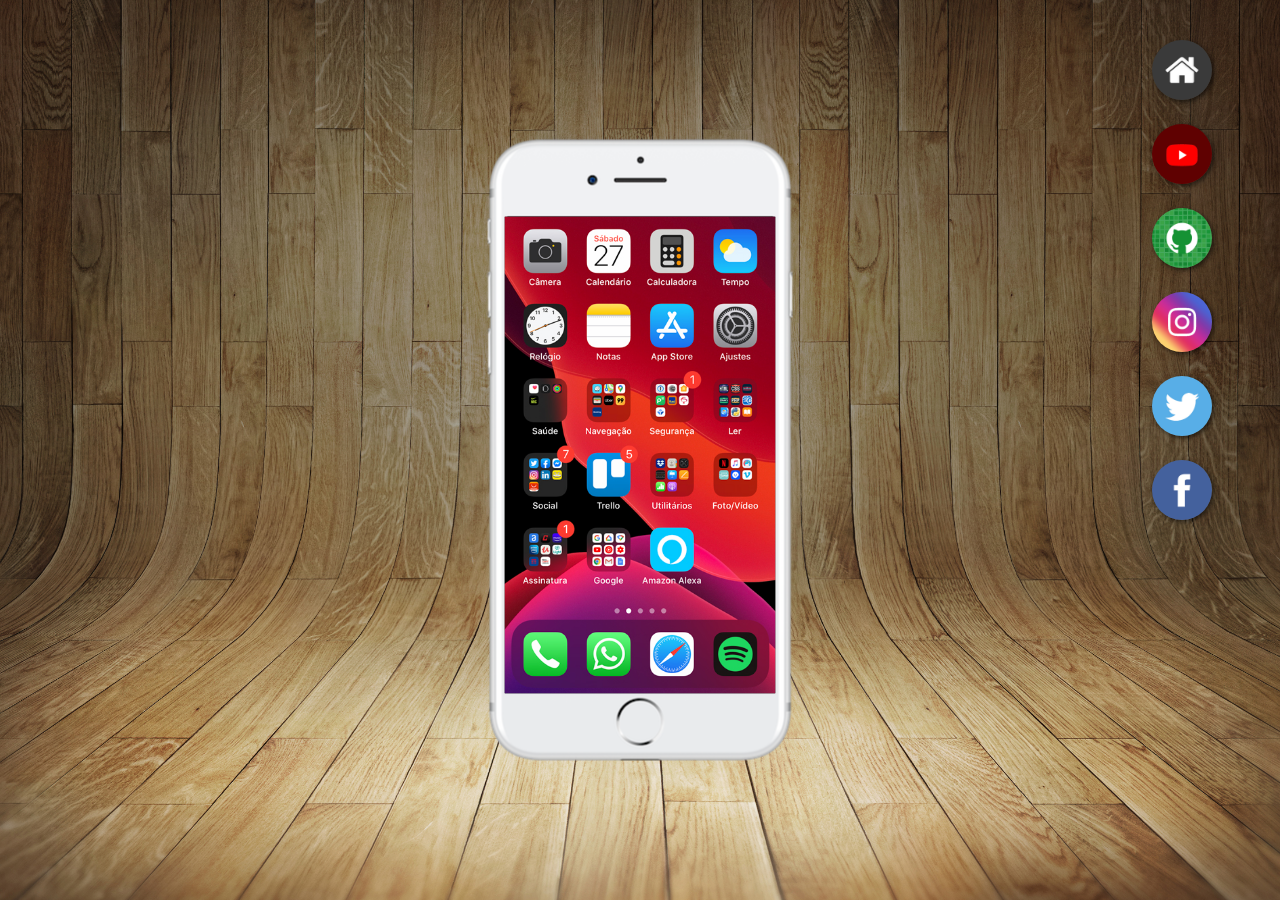
<file: index.html>
<!DOCTYPE html>
<html lang="pt-br">
<head>
    <meta charset="UTF-8">
    <meta name="viewport" content="width=device-width, initial-scale=1.0">
    <link rel="shortcut icon" href="imagens/favicon.ico" type="image/x-icon">
    <link rel="stylesheet" href="estilo/style.css">
    <title>Redes Sociais</title>
</head>
<body>
    <main>
        <section id="telefone">
            <iframe src="paginas/home.html" name="tela" id="tela" frameborder="0">
                <p>Seu browser não foi compatível!</p>
            </iframe>
        </section>
        <section id="redes-sociais">
            <a href="paginas/home.html" target="tela"><img src="imagens/logo-home.jpg" alt=""></a>

            <a href="paginas/youtube.html" target="tela"><img src="imagens/logo-youtube.jpg" alt=""></a>

            <a href="paginas/github.html" target="tela"><img src="imagens/logo-github.jpg" alt=""></a>

            <a href="paginas/instagram.html" target="tela"><img src="imagens/logo-instagram.jpg" alt=""></a>

            <a href="paginas/twitter.html" target="tela"><img src="imagens/logo-twitter.jpg" alt=""></a>

            <a href="paginas/facebook.html" target="tela"><img src="imagens/logo-facebook.jpg" alt=""></a>
        </section>
    </main>
</body>
</html>
</file>
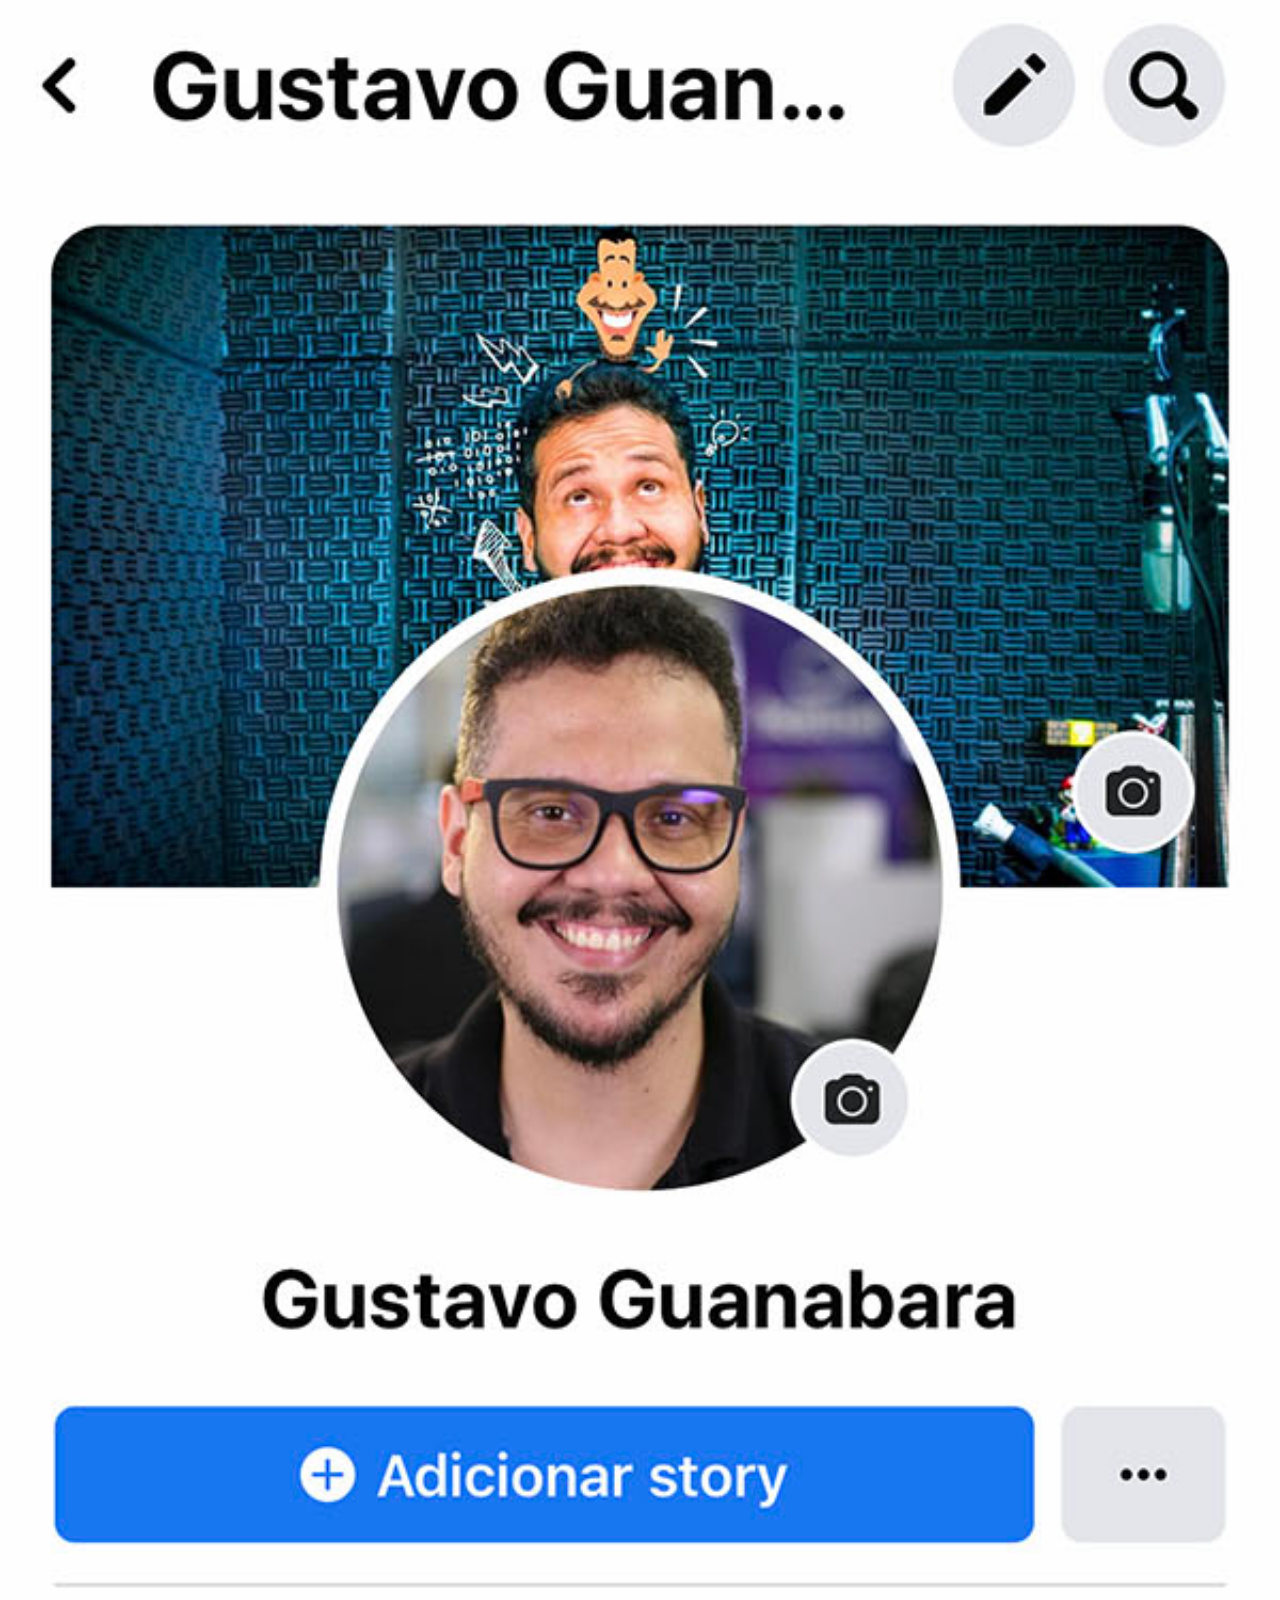
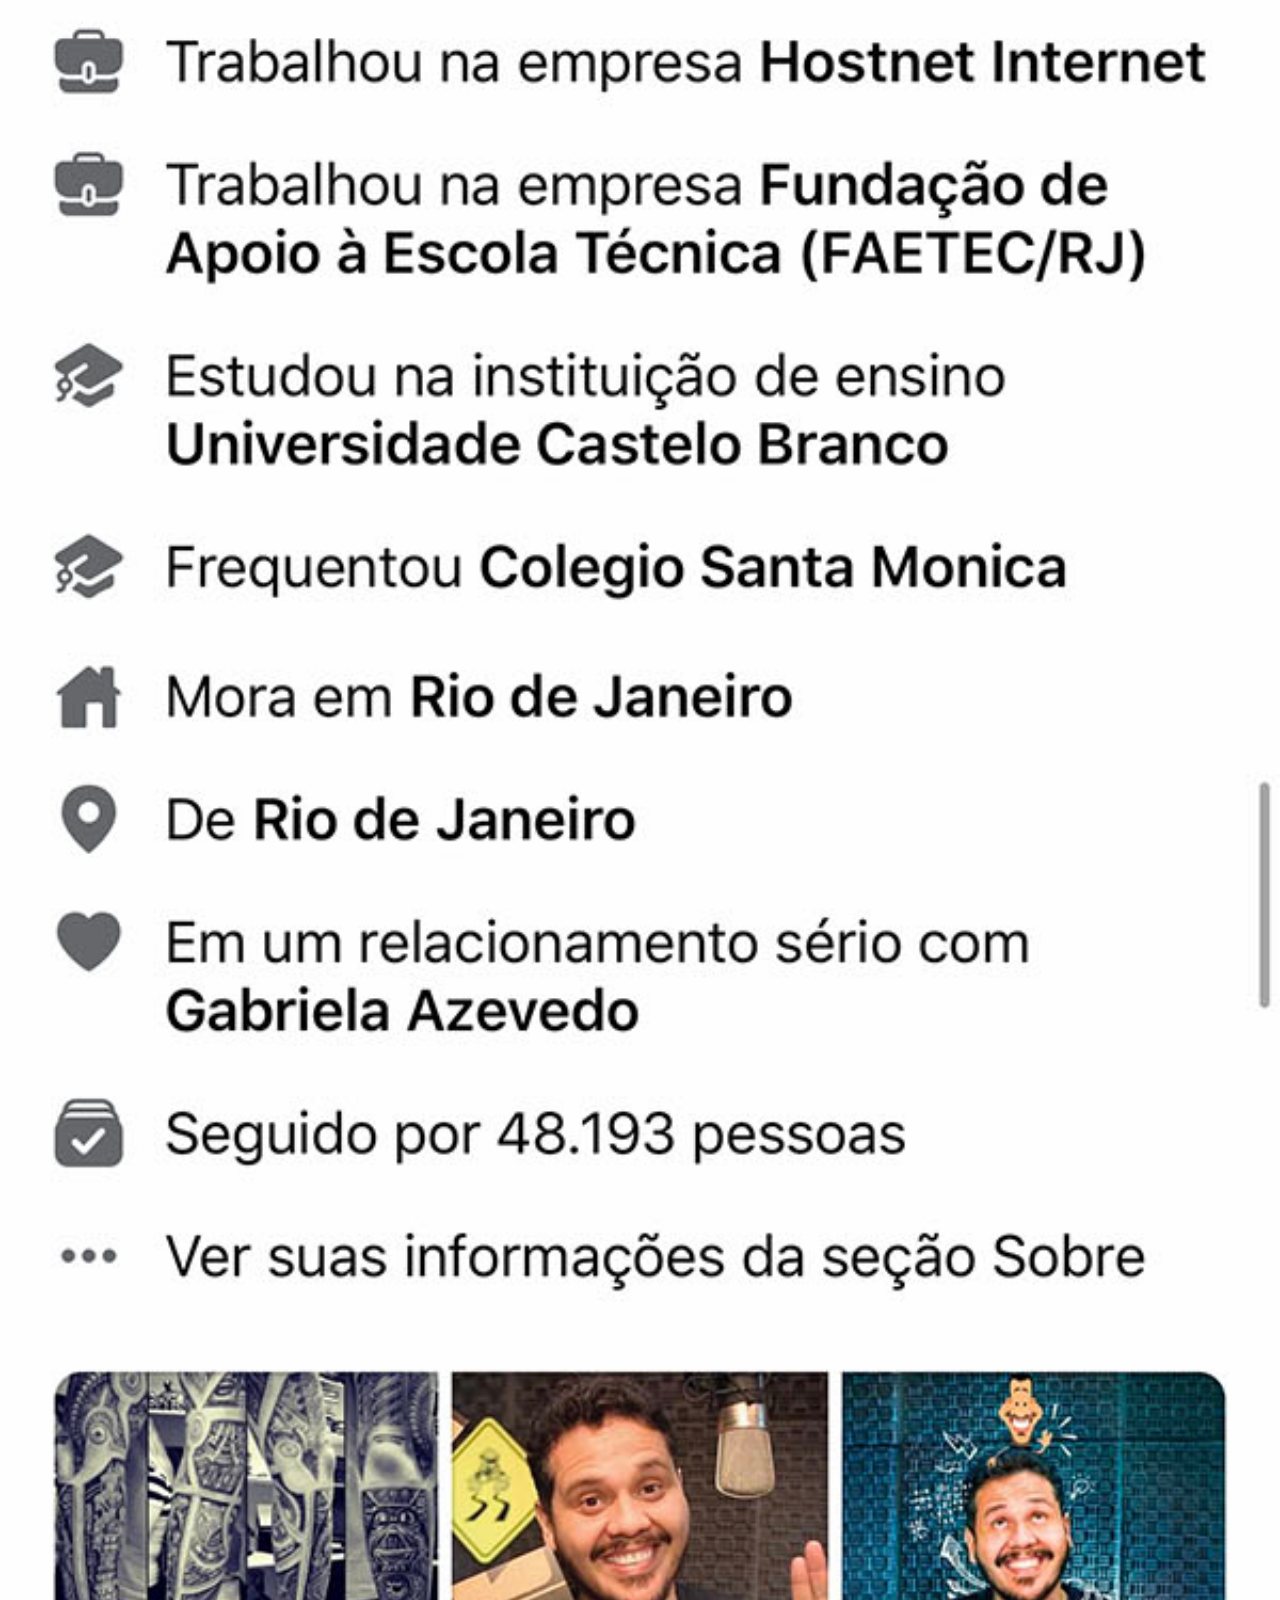
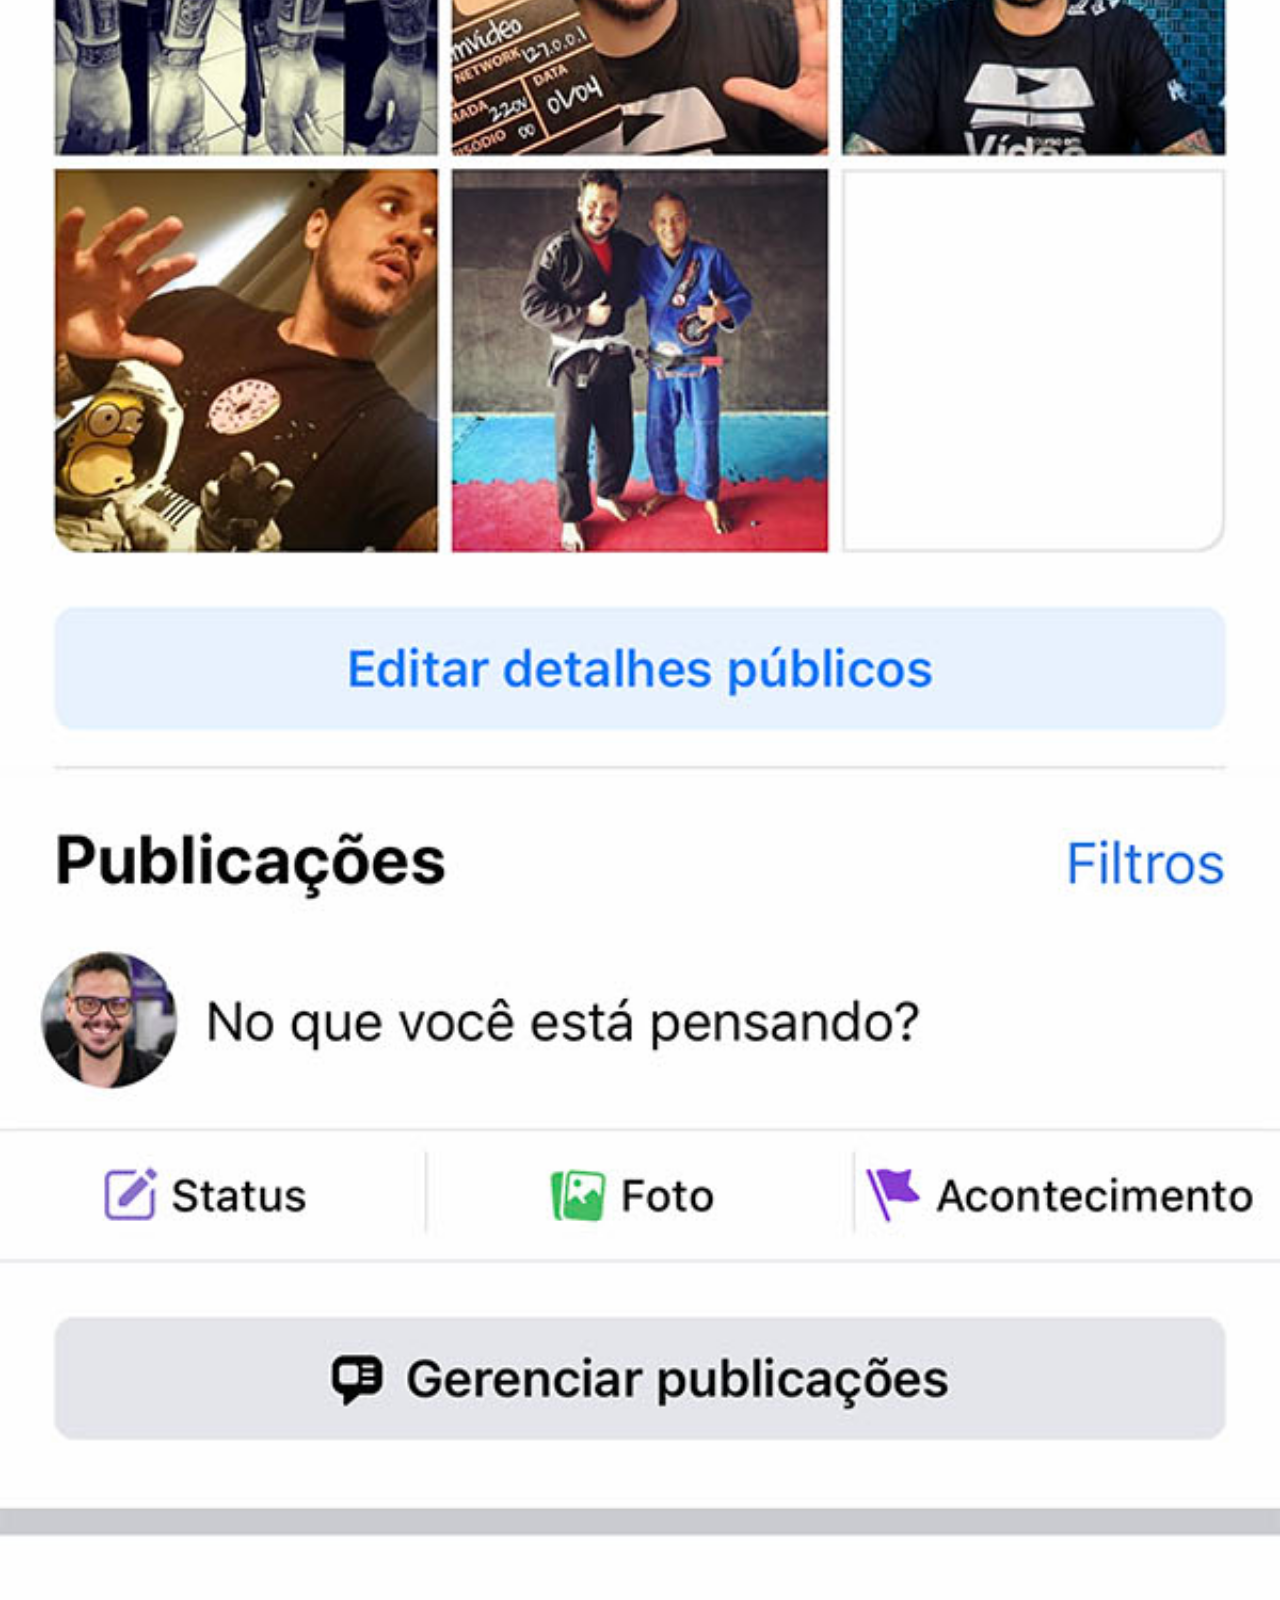
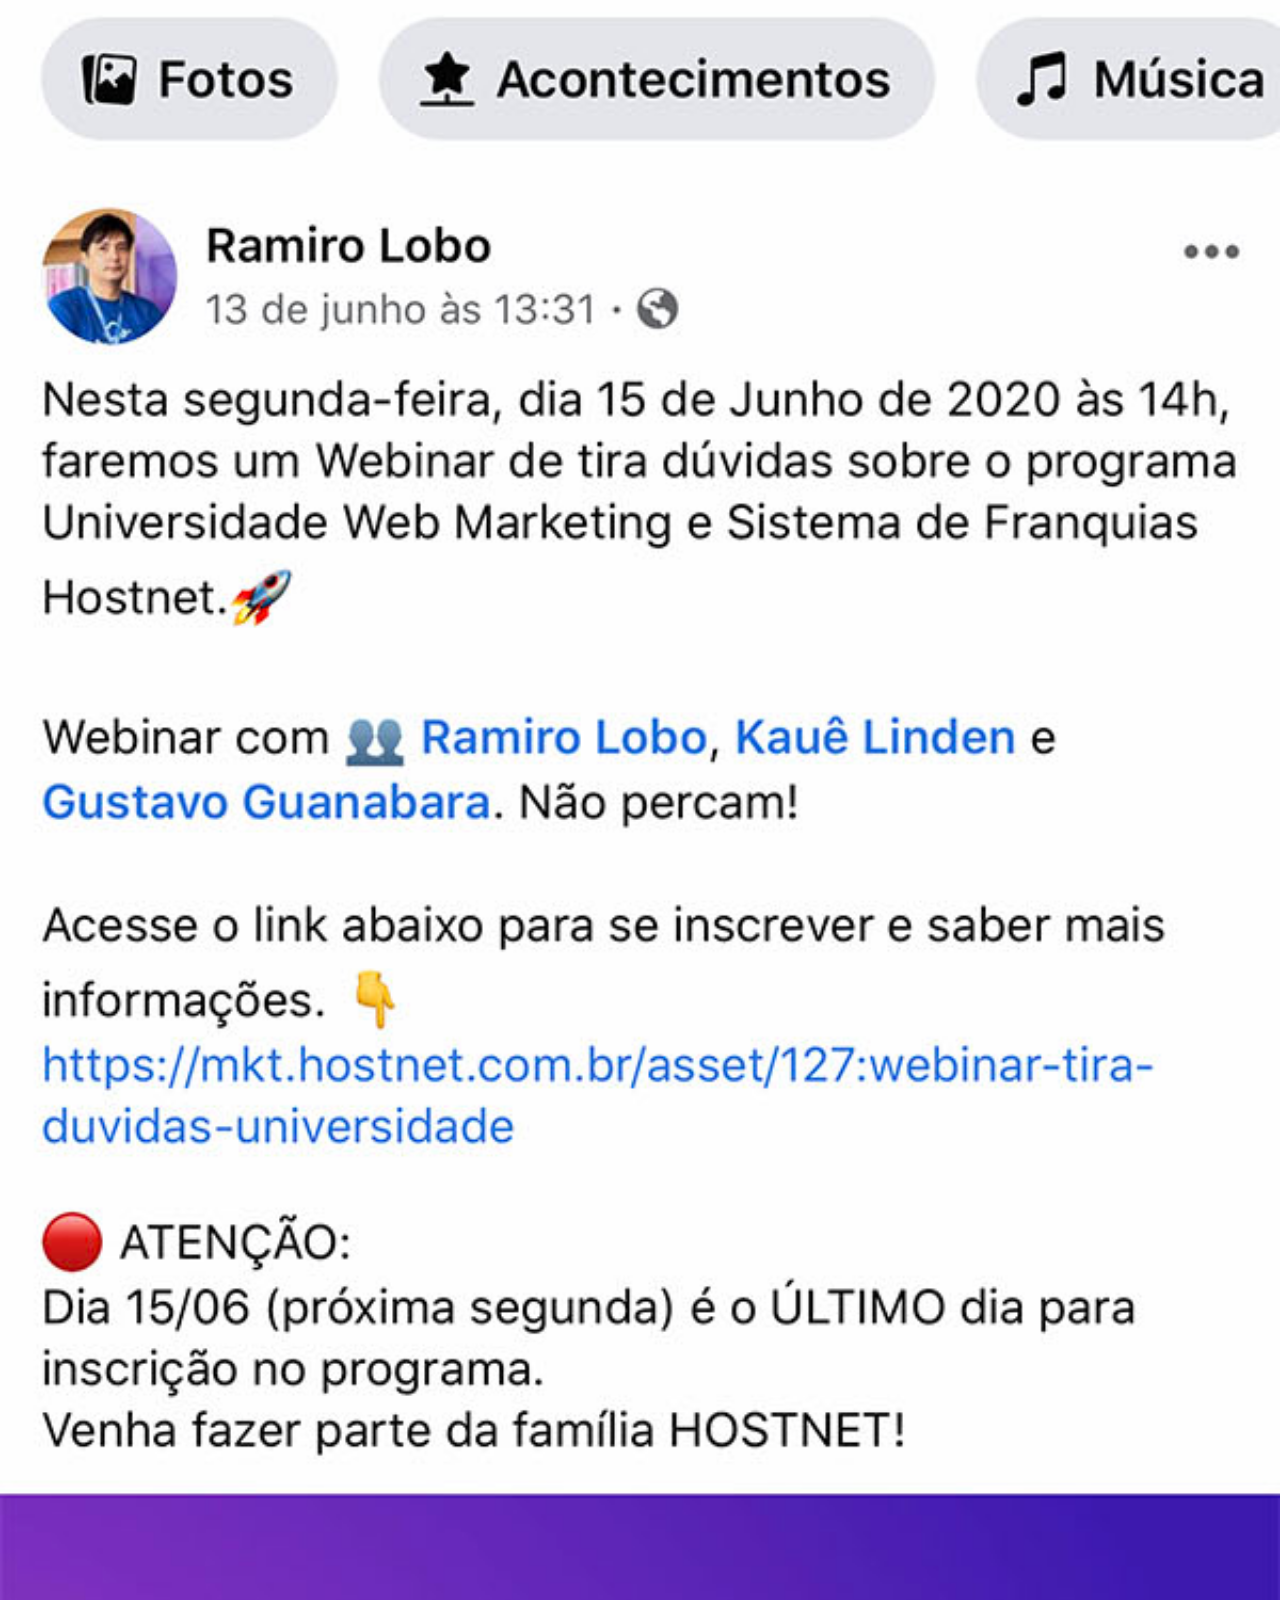
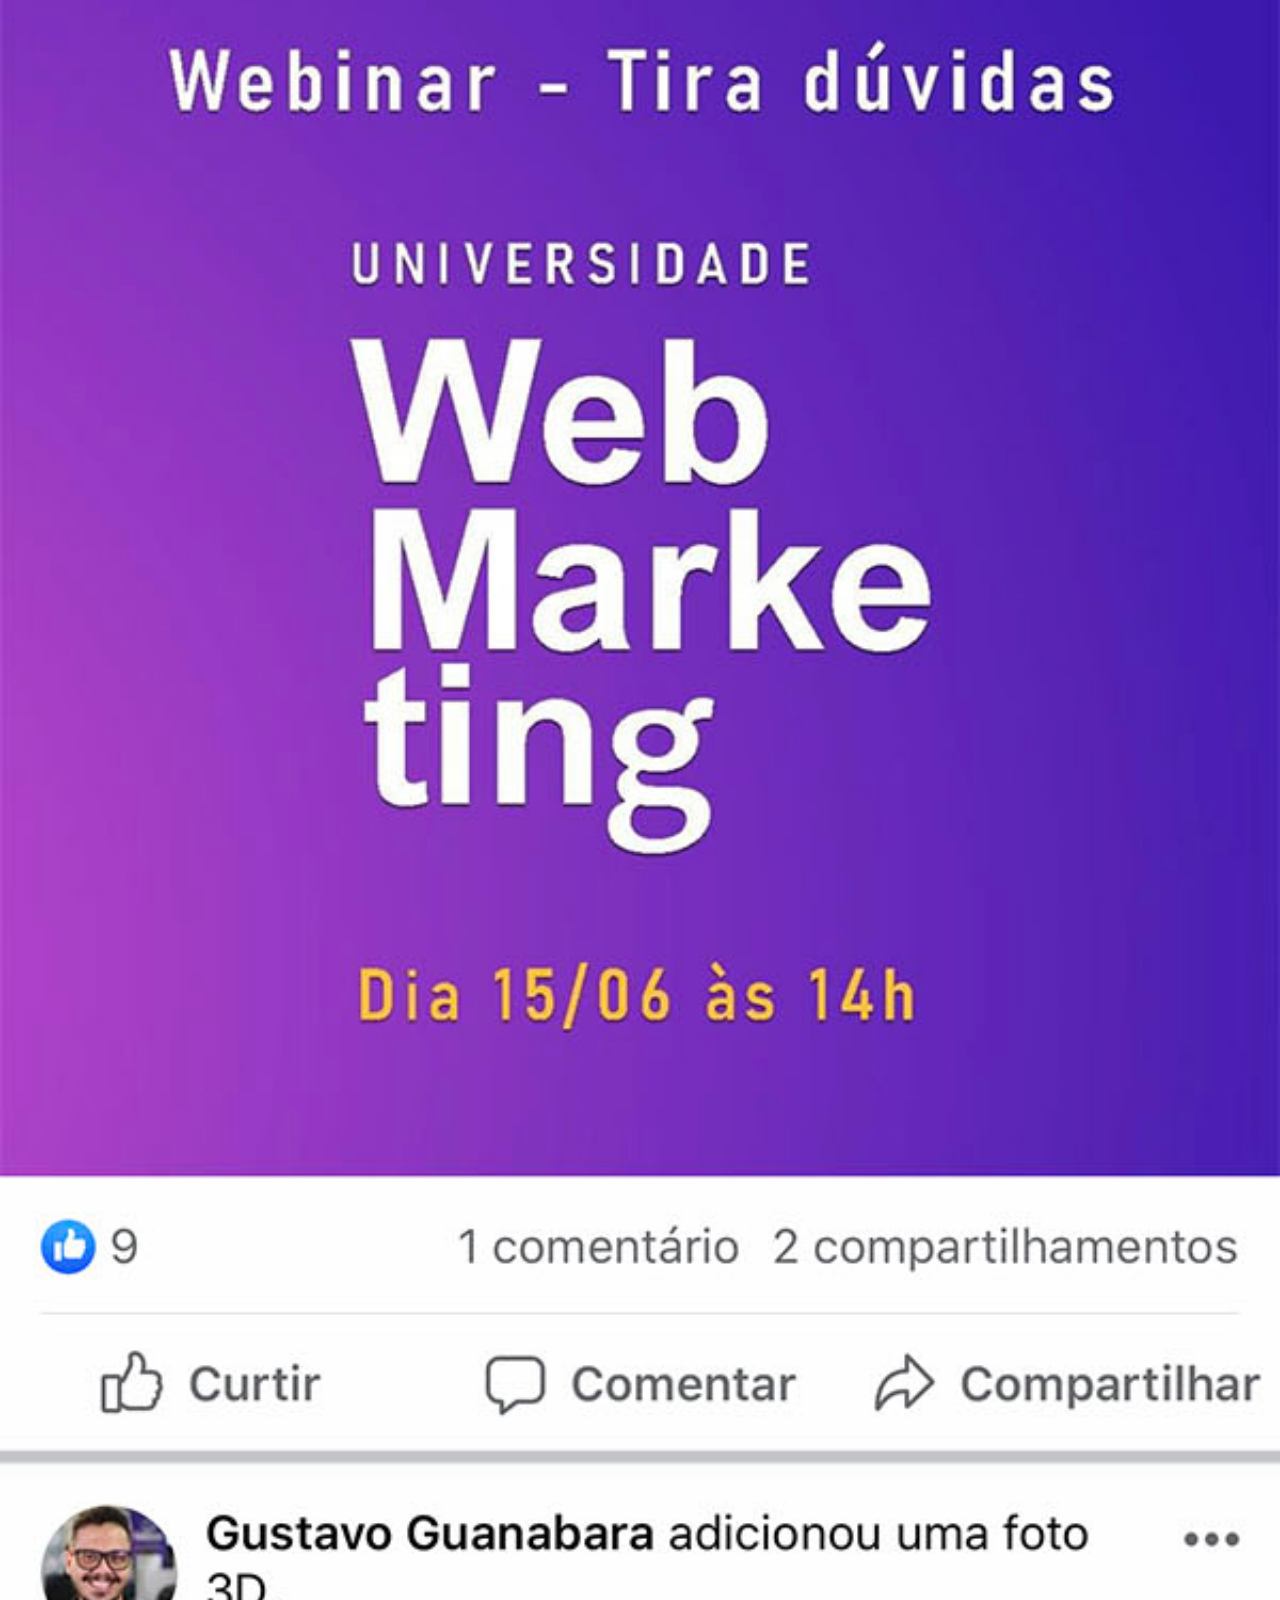
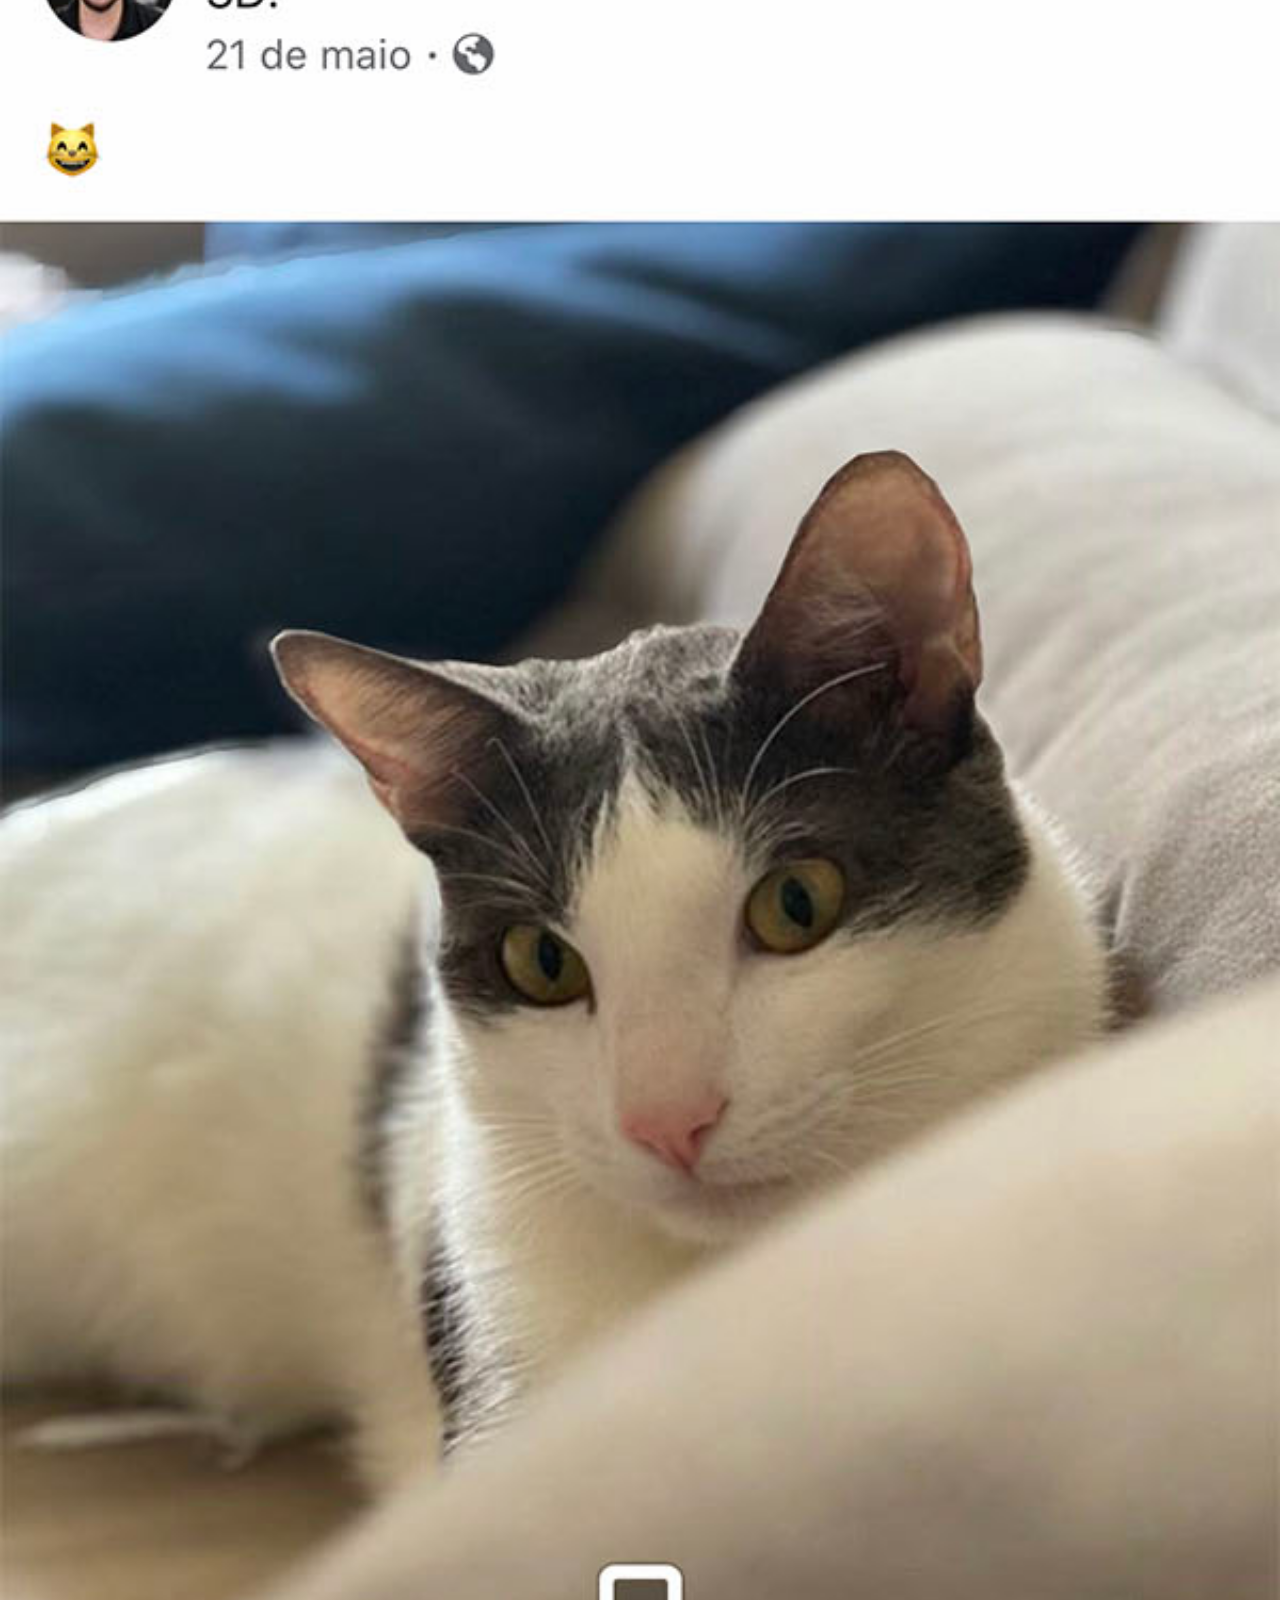
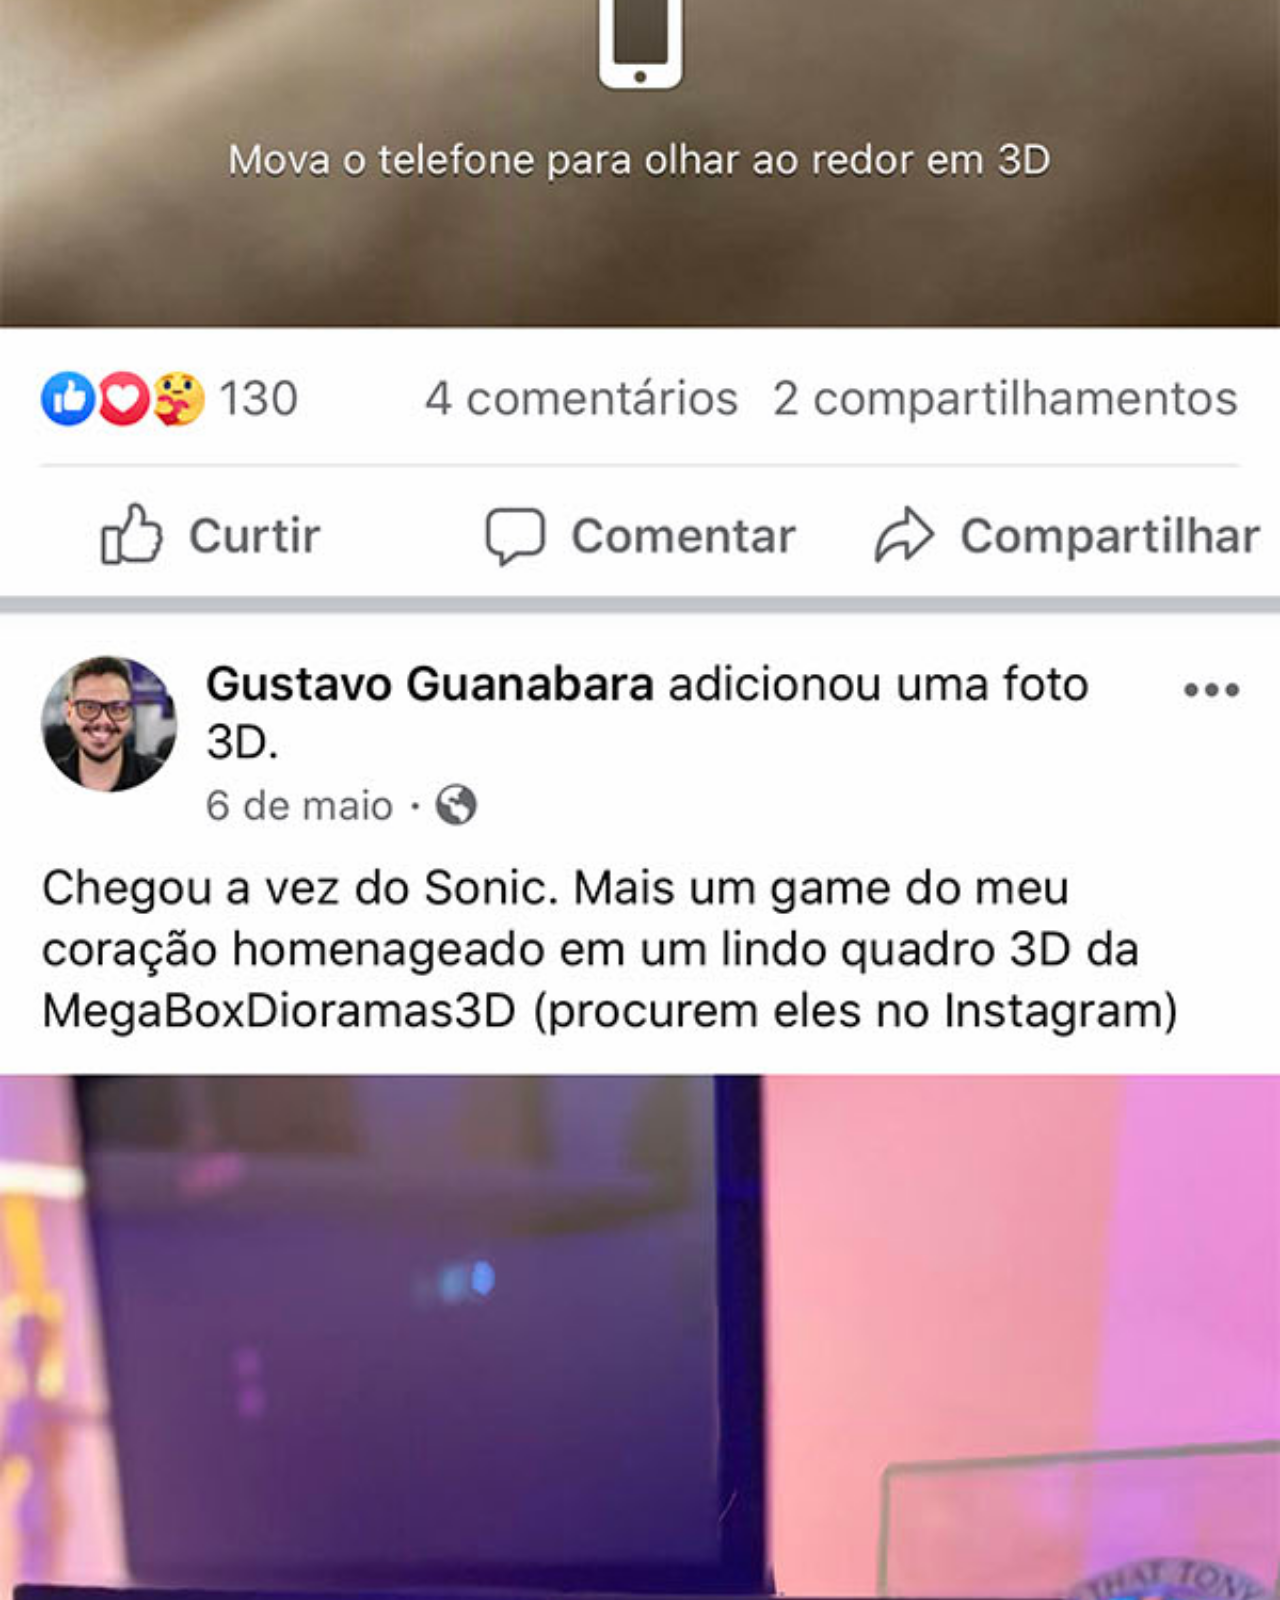
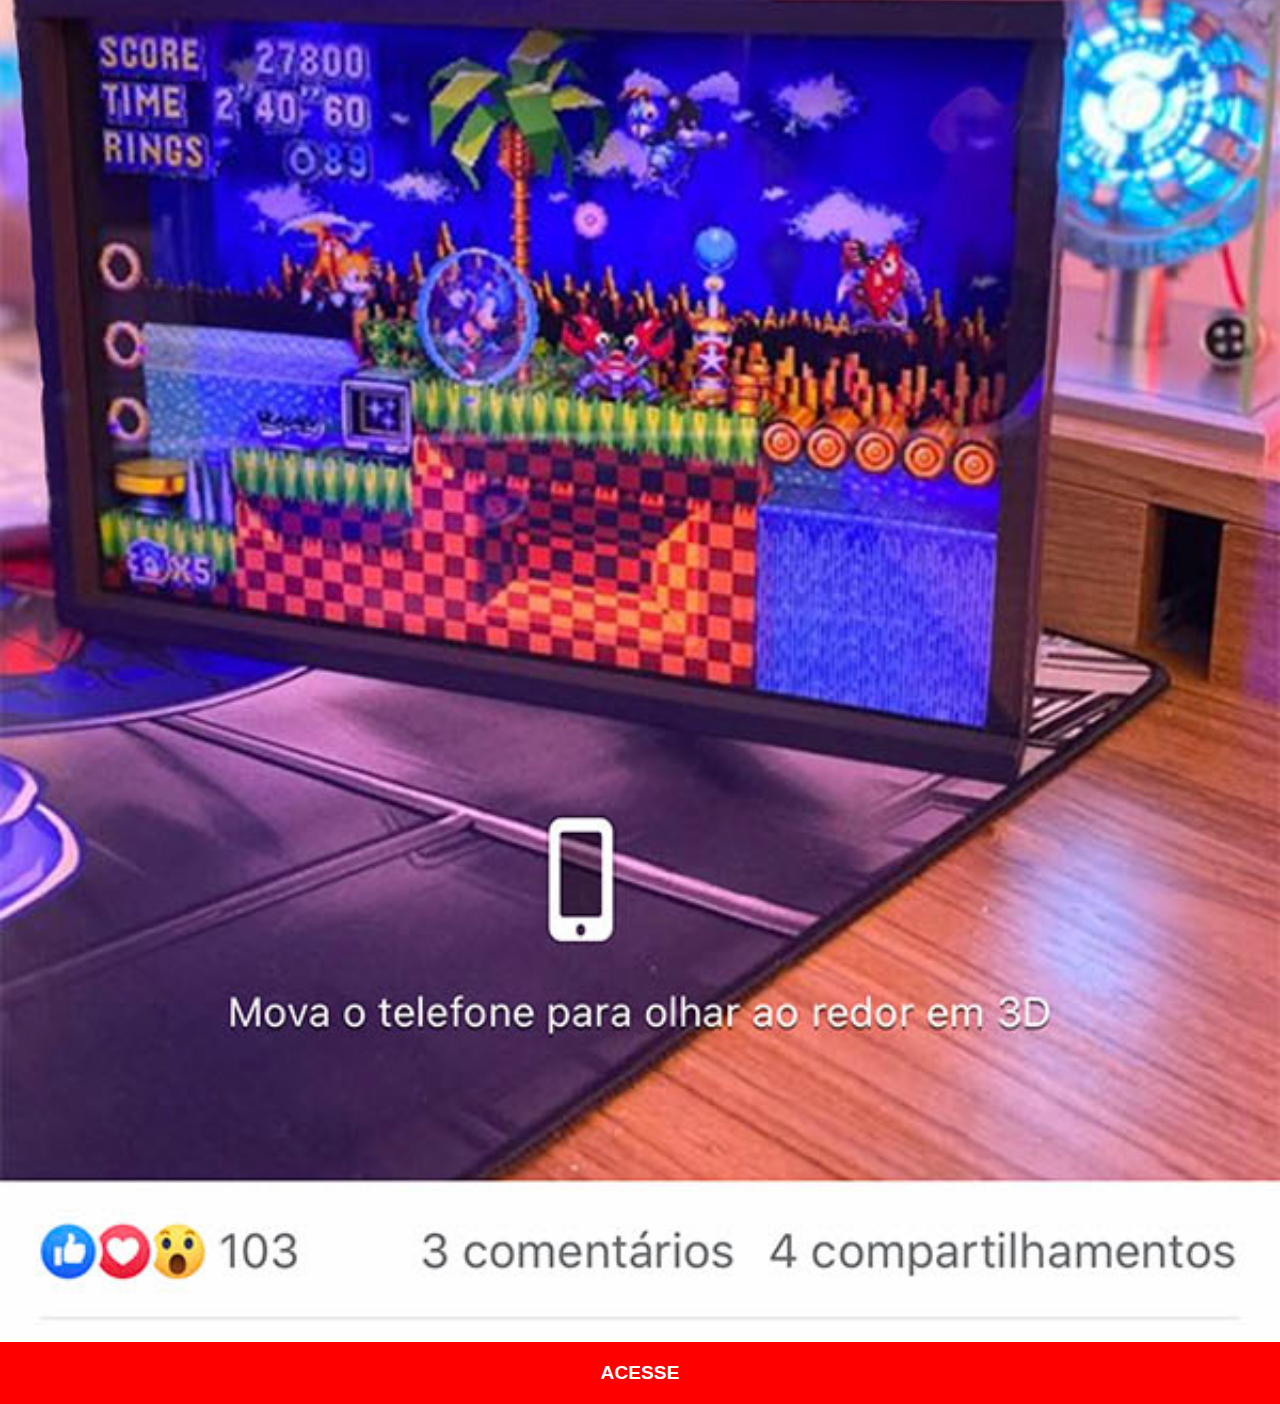
<file: paginas/facebook.html>
<!DOCTYPE html>
<html lang="pt-br">
<head>
    <meta charset="UTF-8">
    <meta name="viewport" content="width=device-width, initial-scale=1.0">
    <link rel="stylesheet" href="../estilo/social.css">
    <title>Facebook</title>
</head>
<body>
    <img src="../imagens/tela-facebook.jpg" alt="tela do Facebook">
    <a href="https://www.facebook.com/cursoemvideo" target="_blank">ACESSE</a>
</body>
</html>
</file>
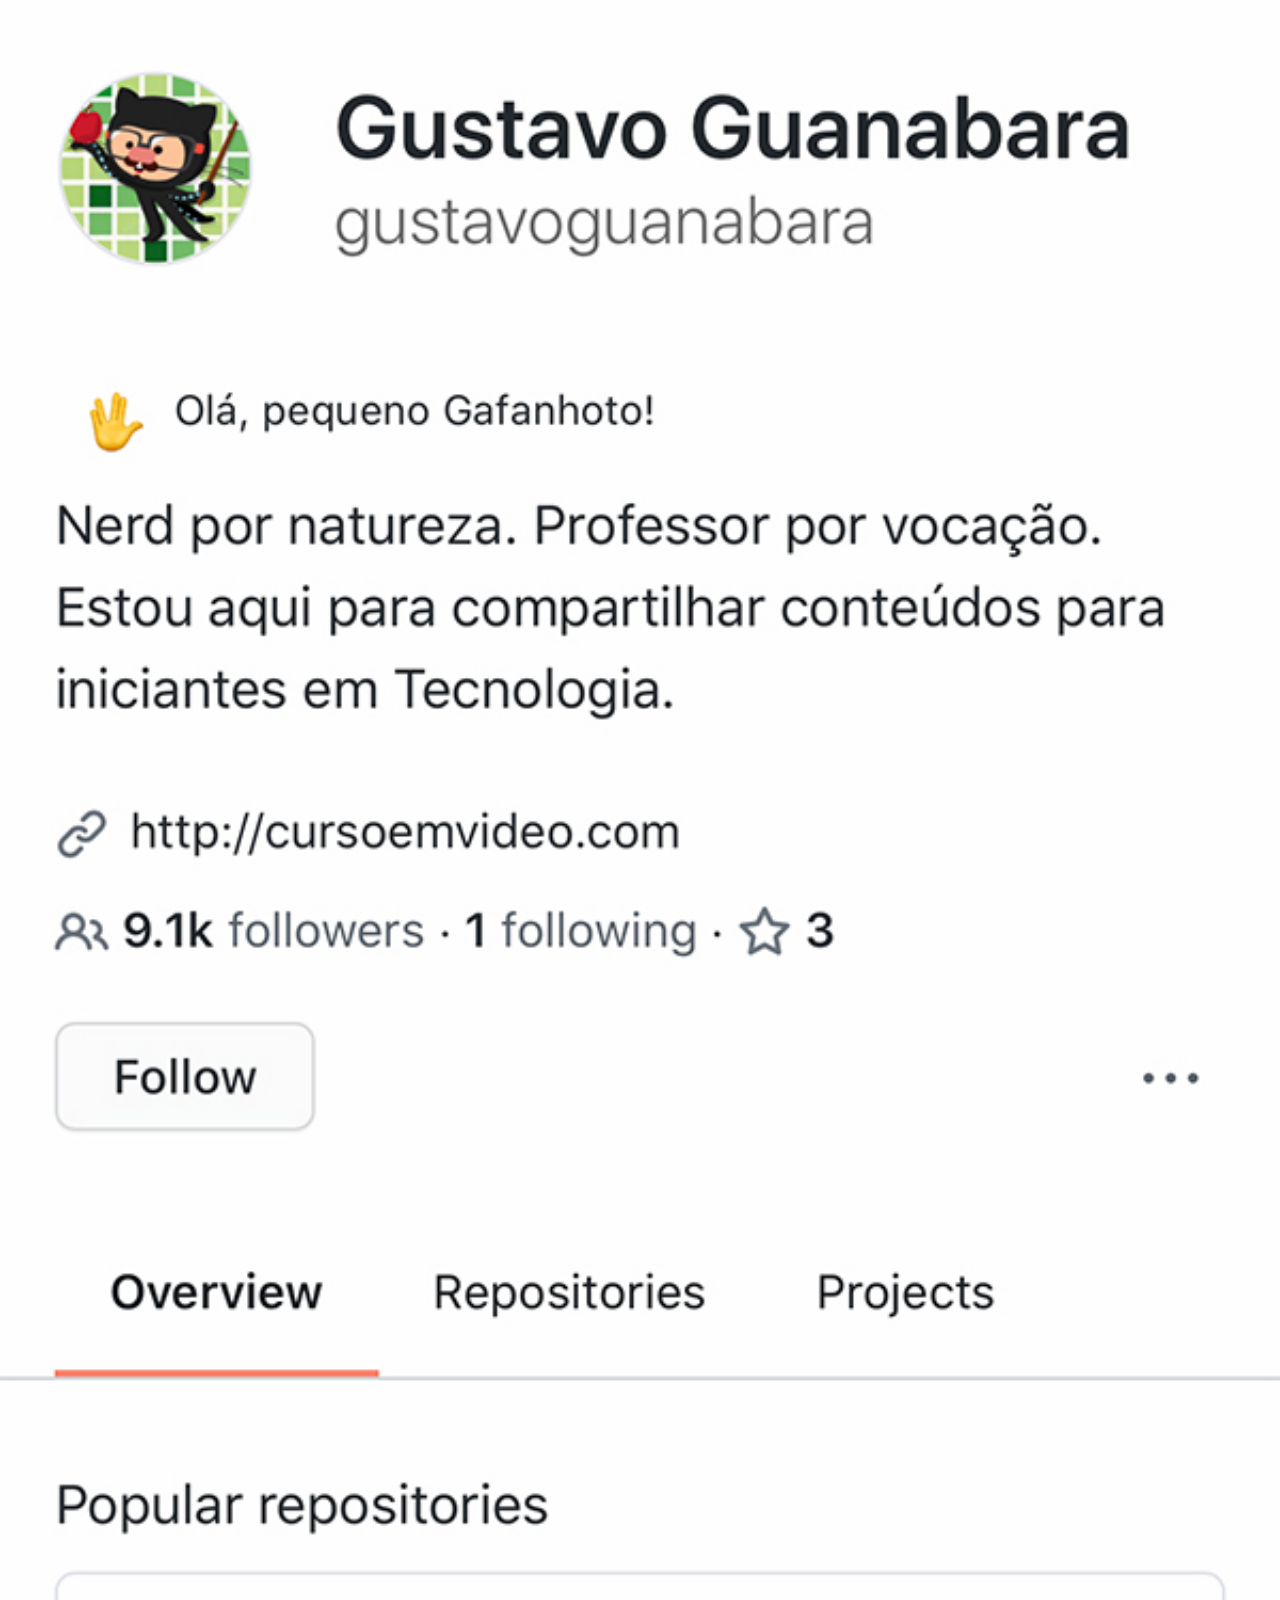
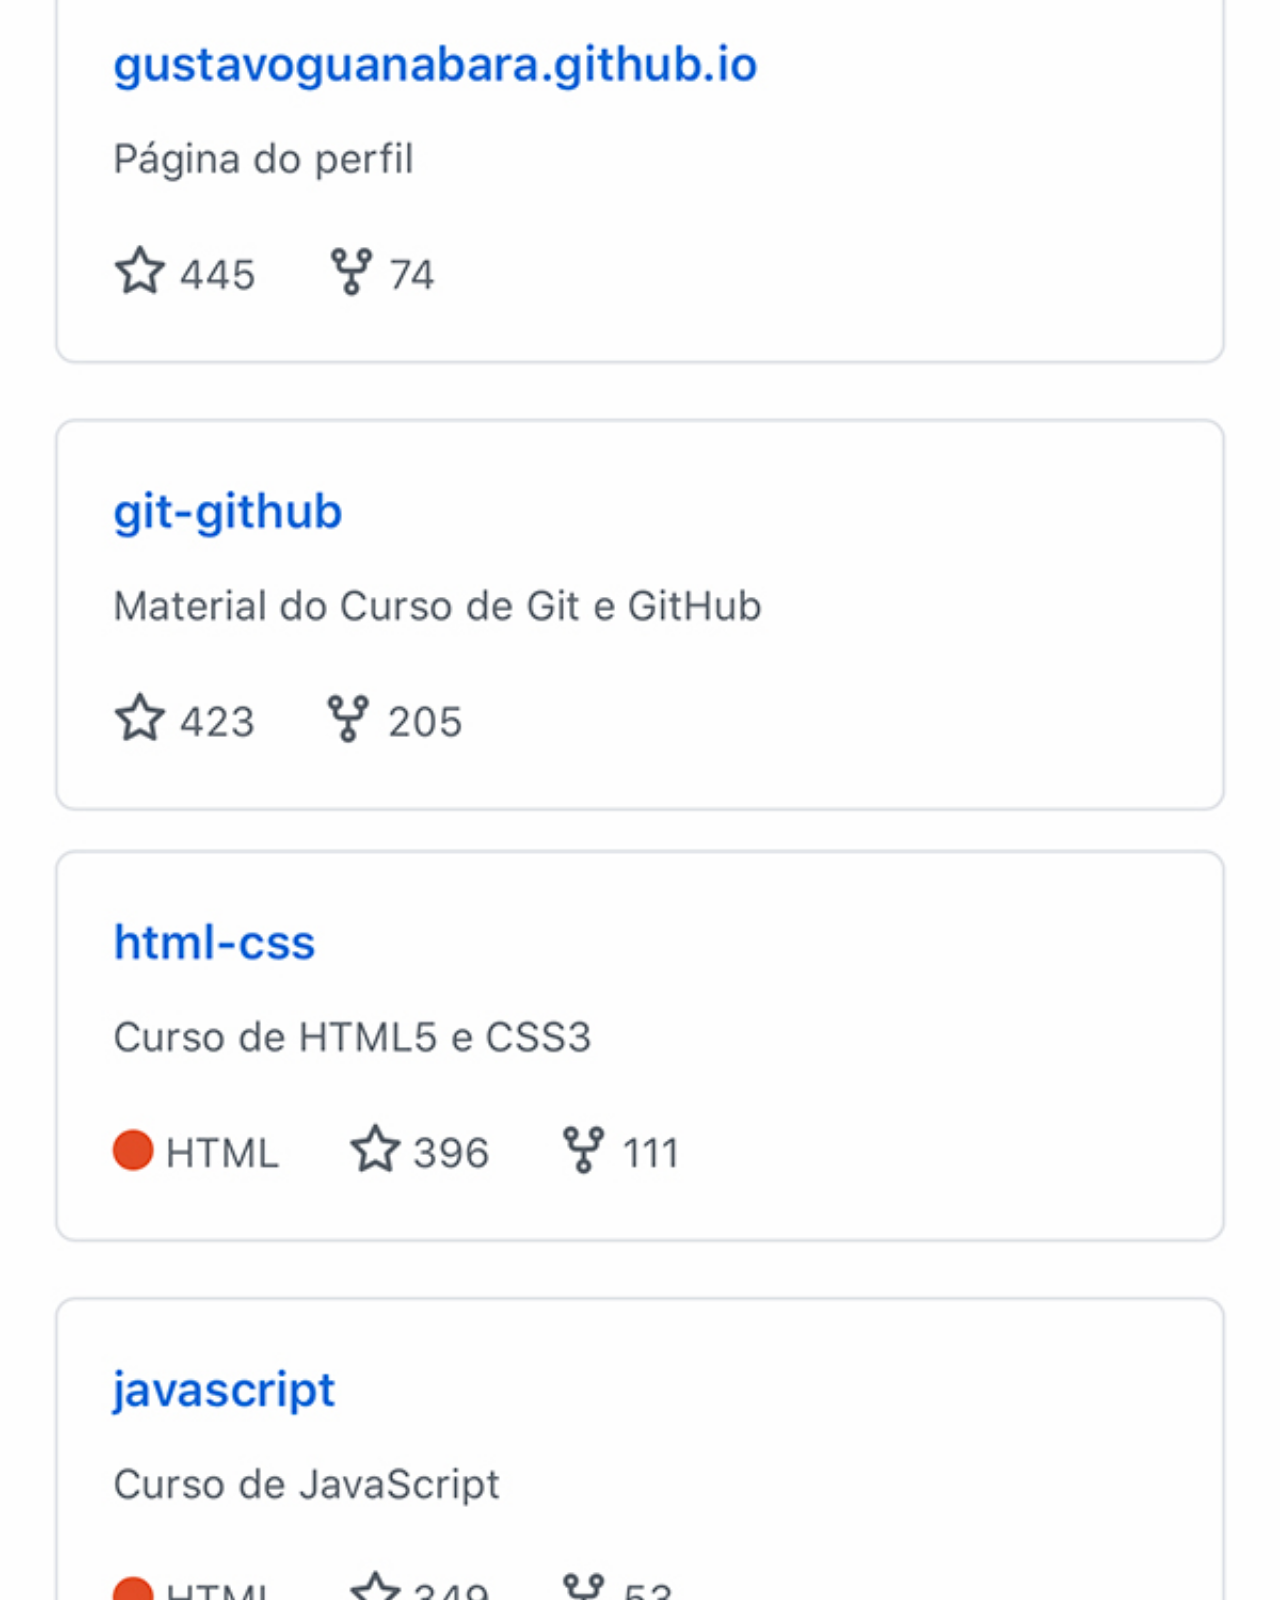
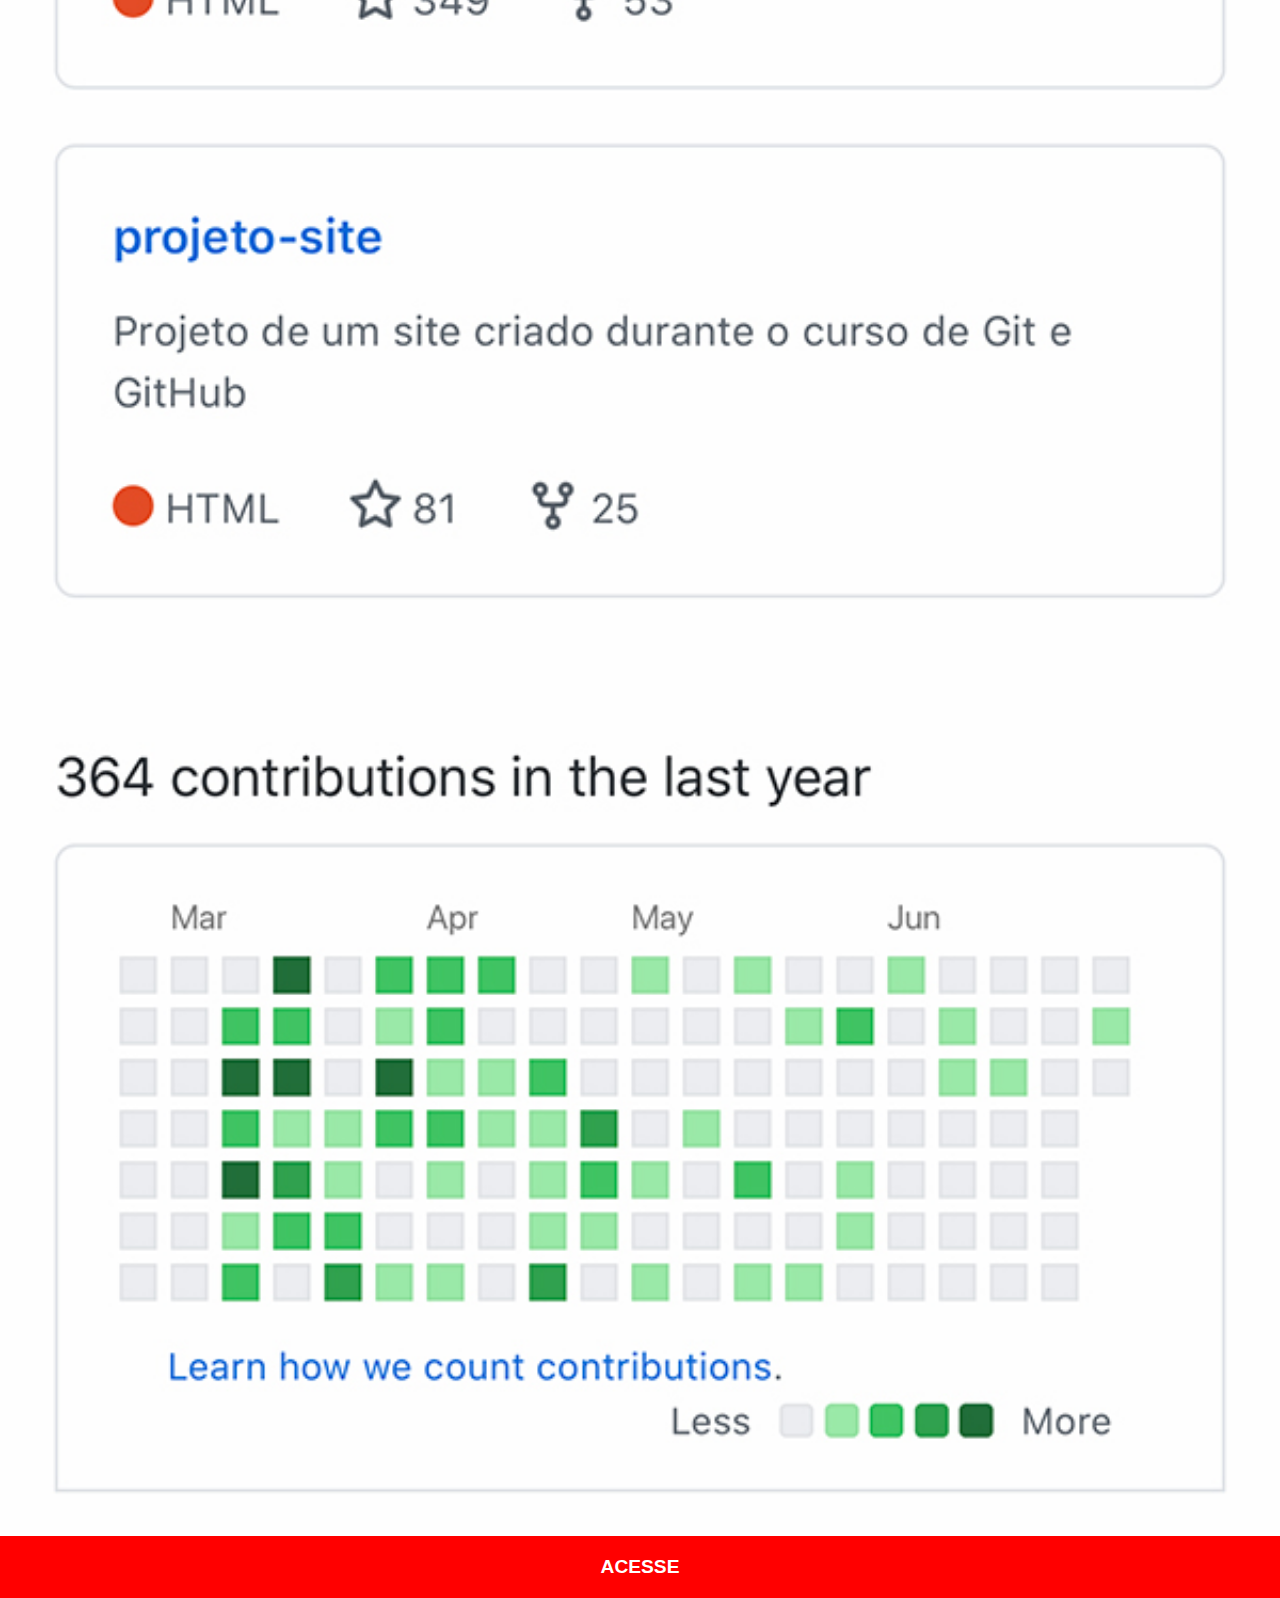
<file: paginas/github.html>
<!DOCTYPE html>
<html lang="pt-br">
<head>
    <meta charset="UTF-8">
    <meta name="viewport" content="width=device-width, initial-scale=1.0">
    <link rel="stylesheet" href="../estilo/social.css">
    <title>GitHub</title>
</head>
<body>
    <img src="../imagens/tela-github.jpg" alt="tela do github">
    <a href="https://www.github.com/cursoemvideo" target="_blank">ACESSE</a>
</body>
</html>
</file>
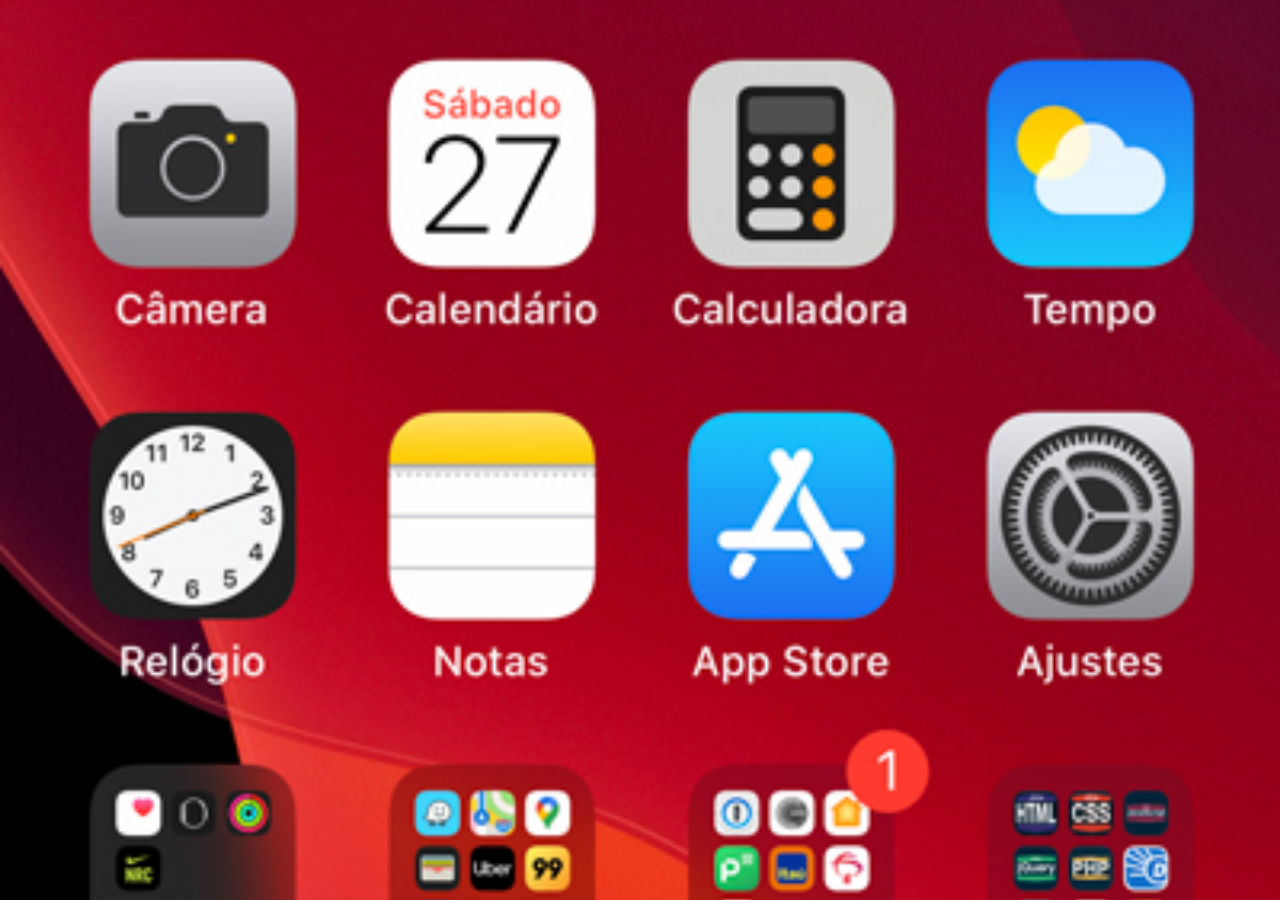
<file: paginas/home.html>
<!DOCTYPE html>
<html lang="en">
<head>
    <meta charset="UTF-8">
    <meta name="viewport" content="width=device-width, initial-scale=1.0">
    <title>Home</title>
    <style>
        *{
            margin: 0px;
            padding: 0px;
        }
        body{
            width: 100vw;
            height: 100vh;
            background: black url("../imagens/tela-home.jpg") top center no-repeat fixed;
            background-size: cover;
        }
    </style>
</head>
<body>
    
</body>
</html>
</file>
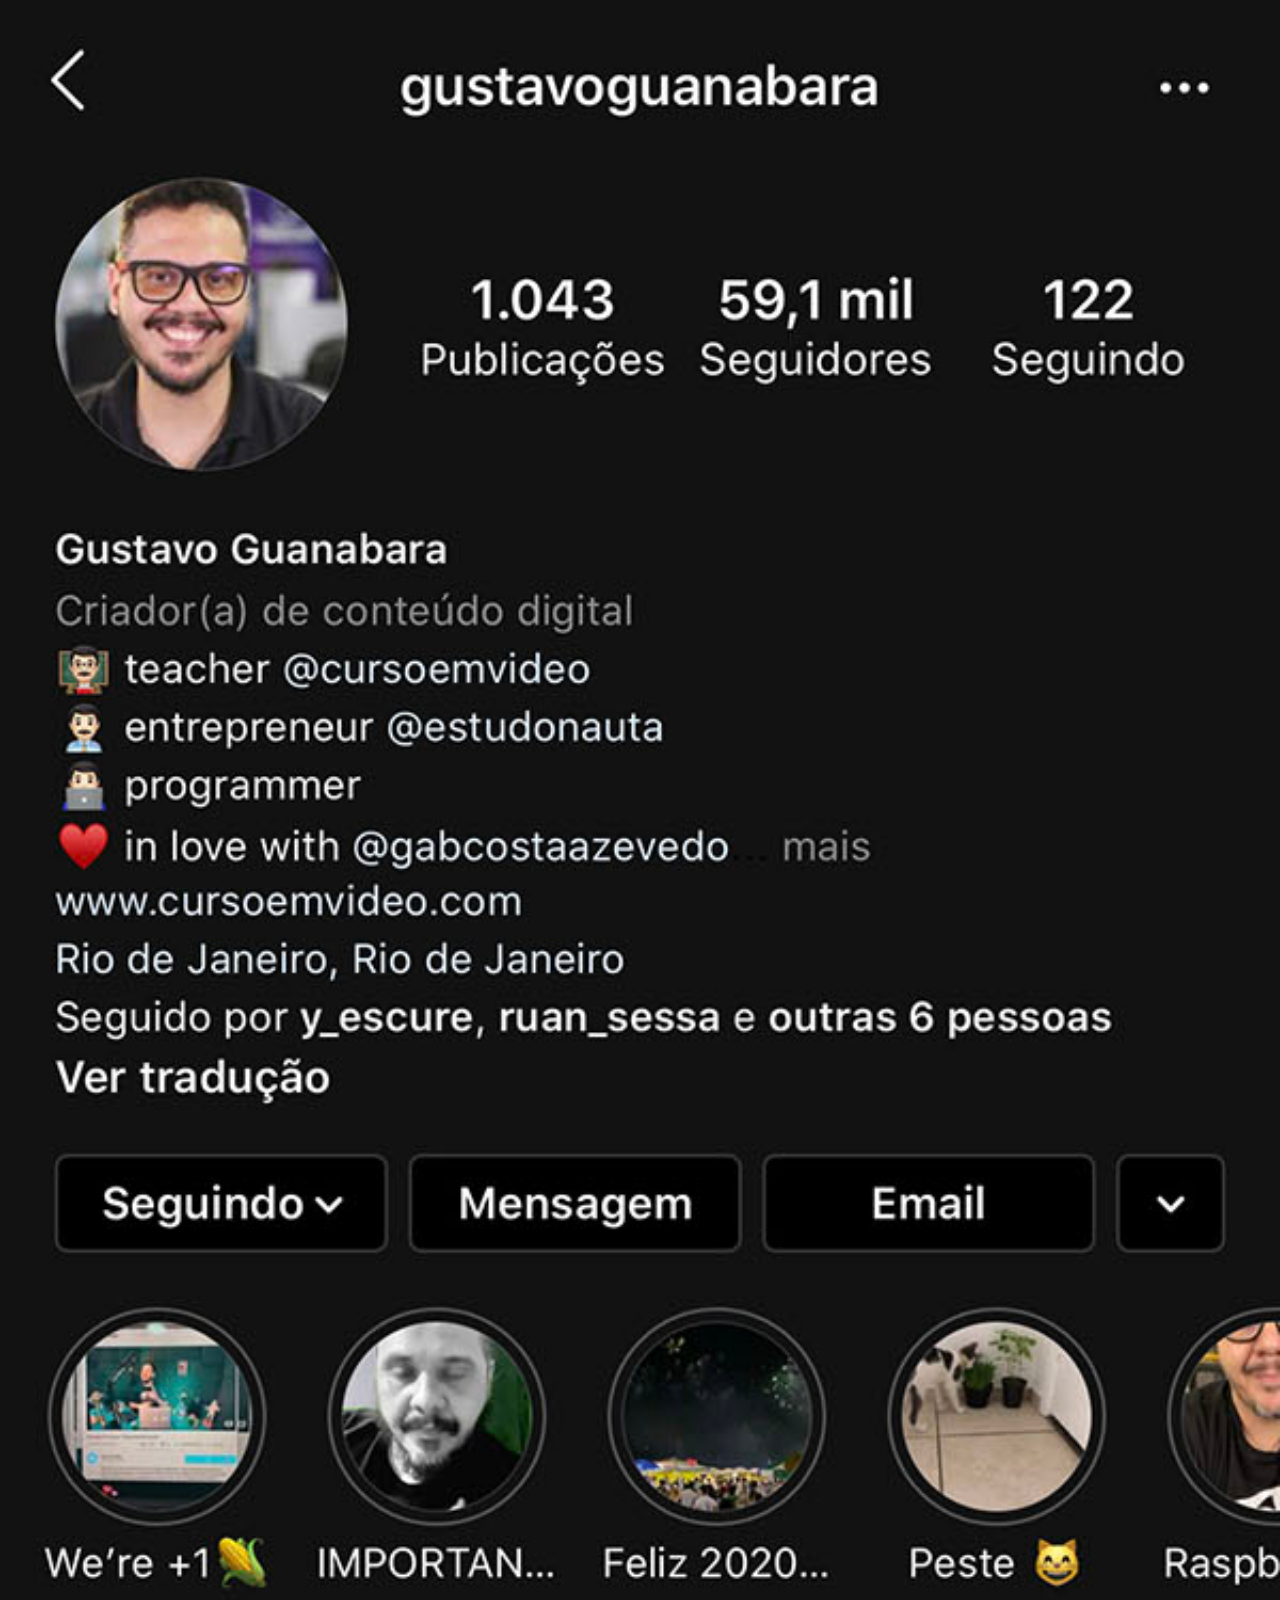
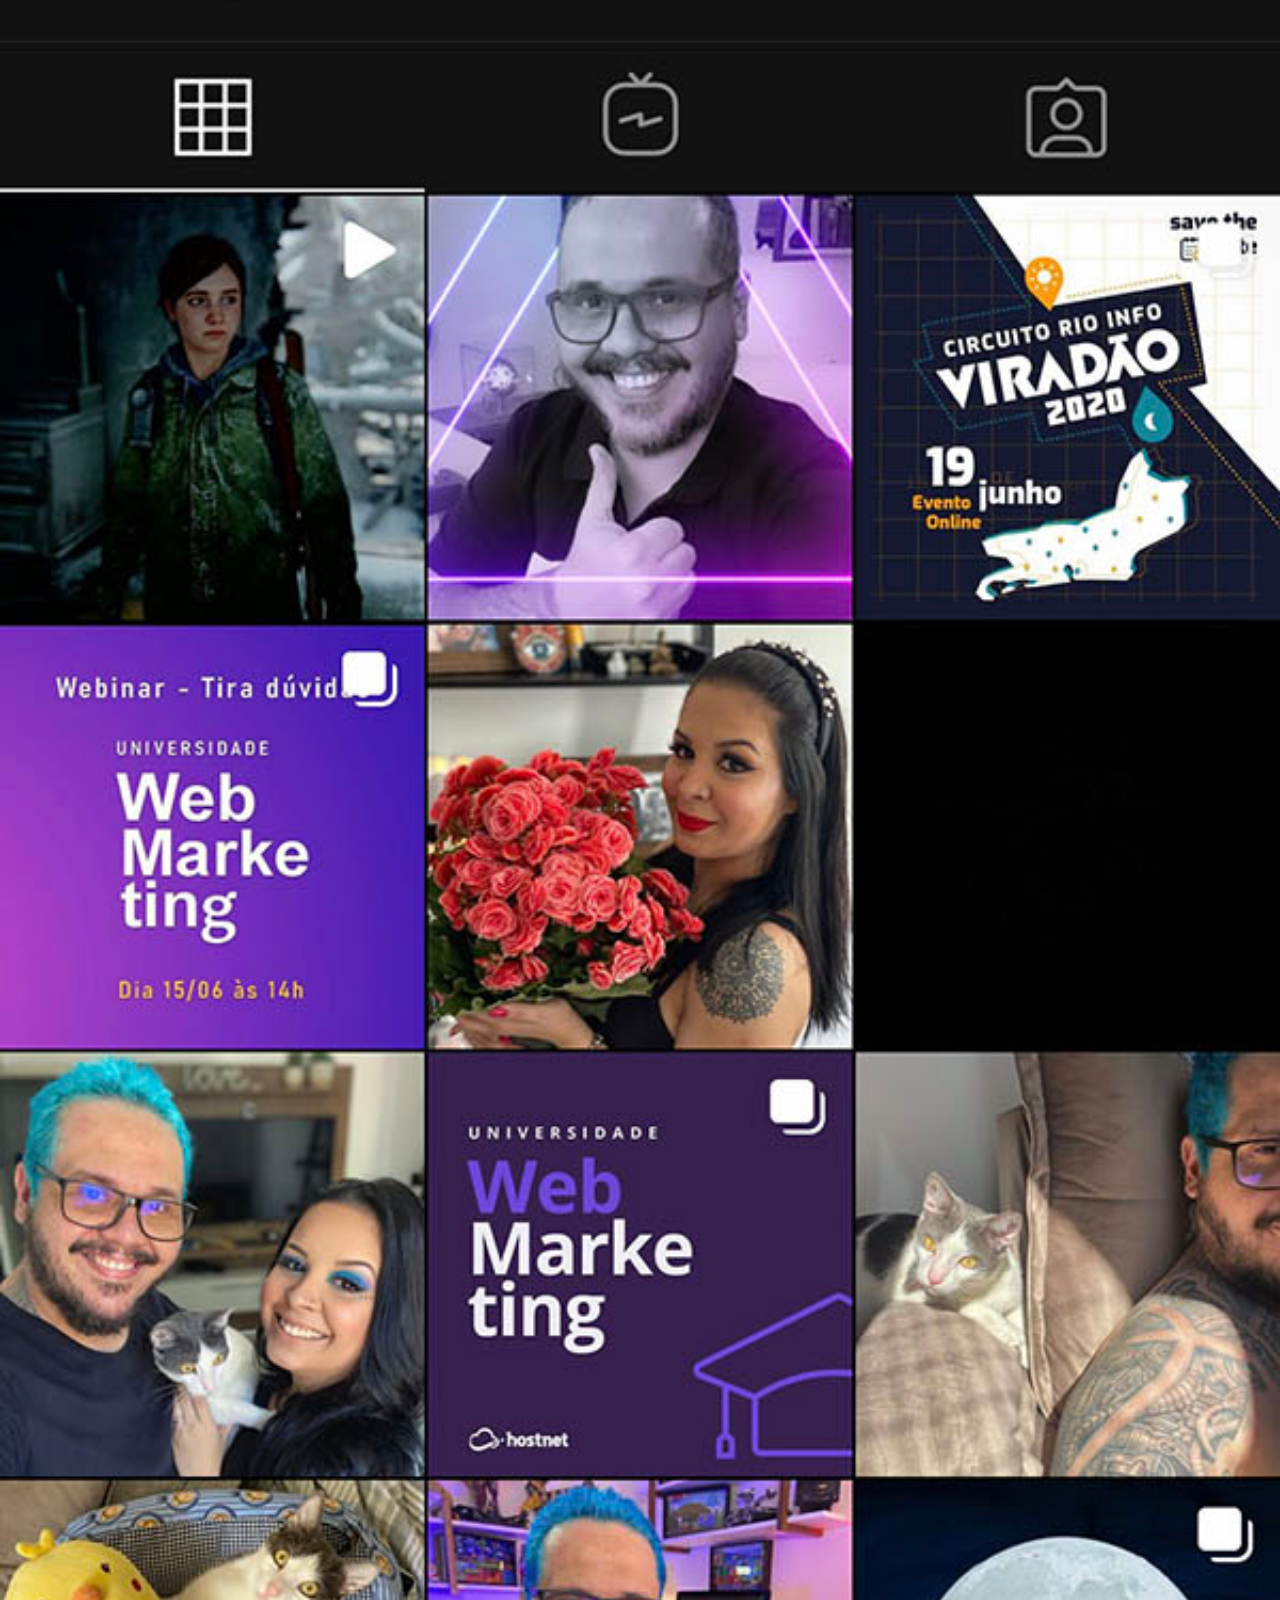
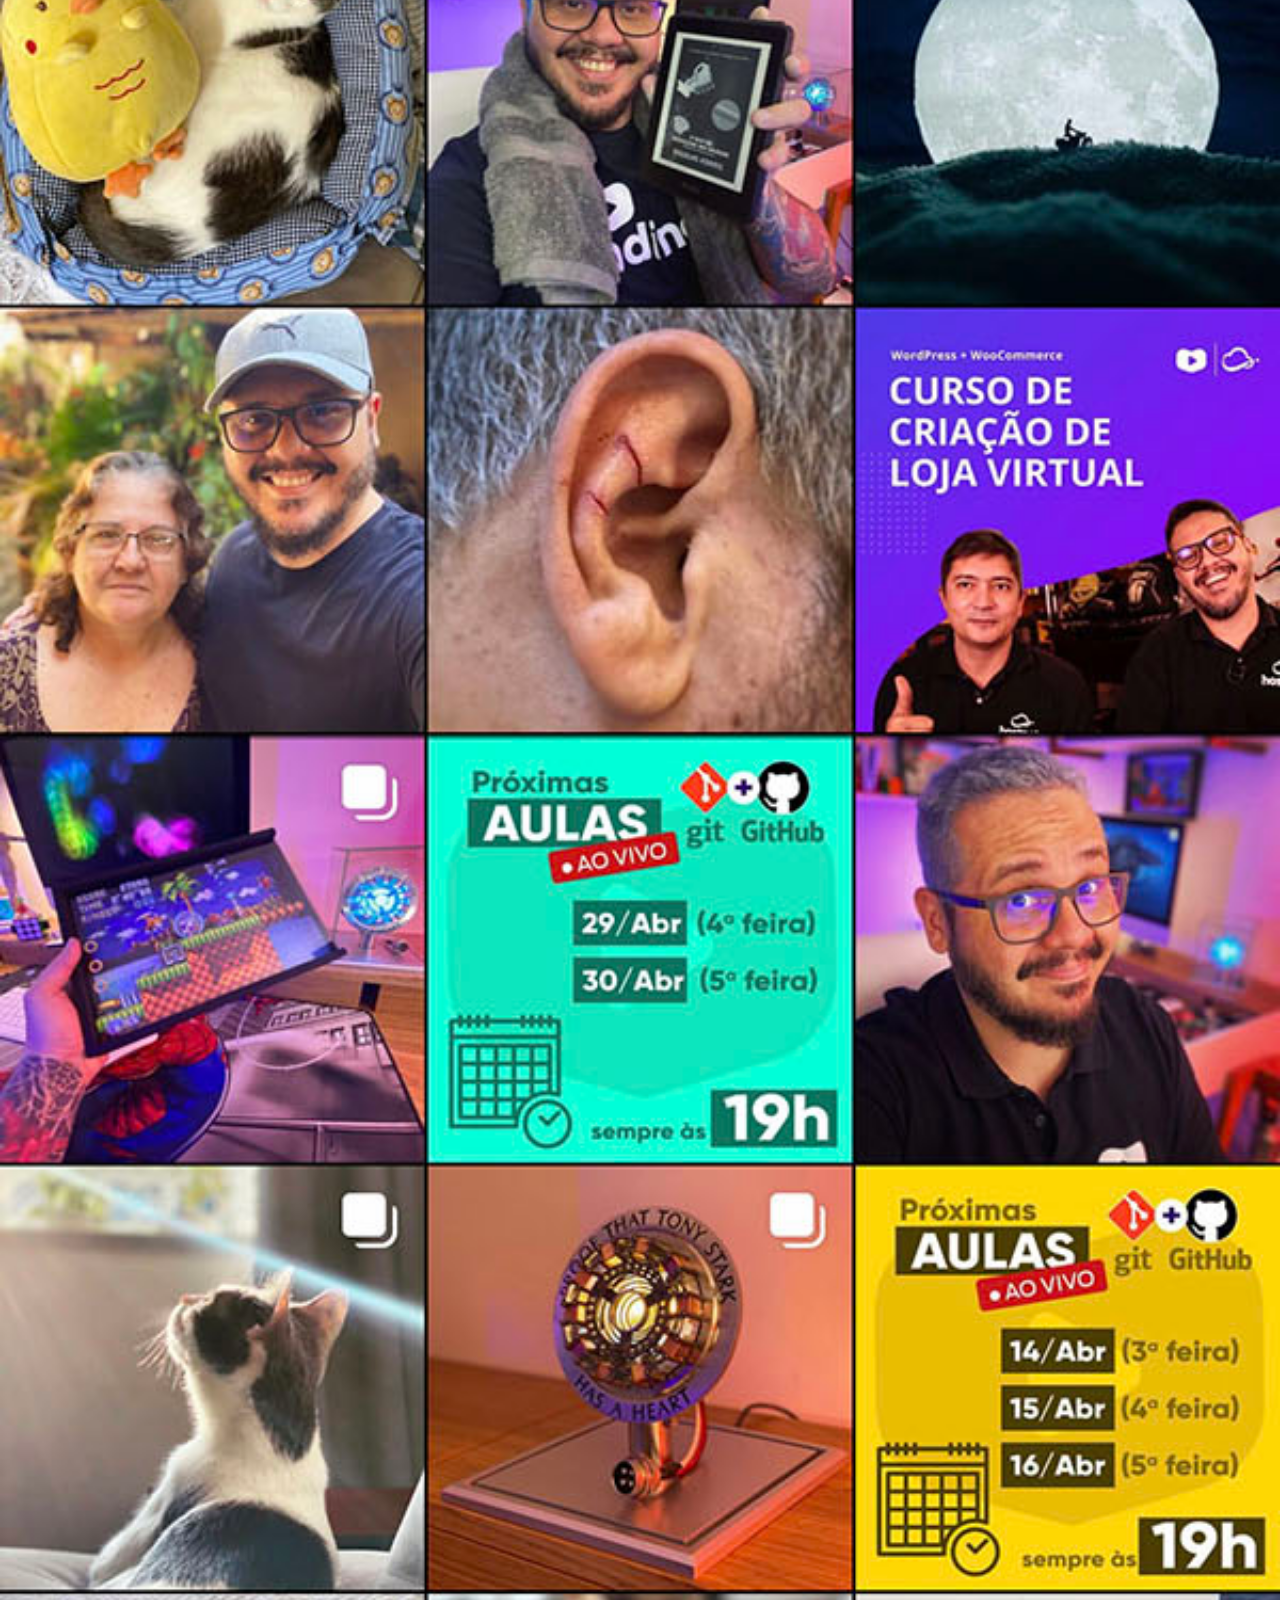
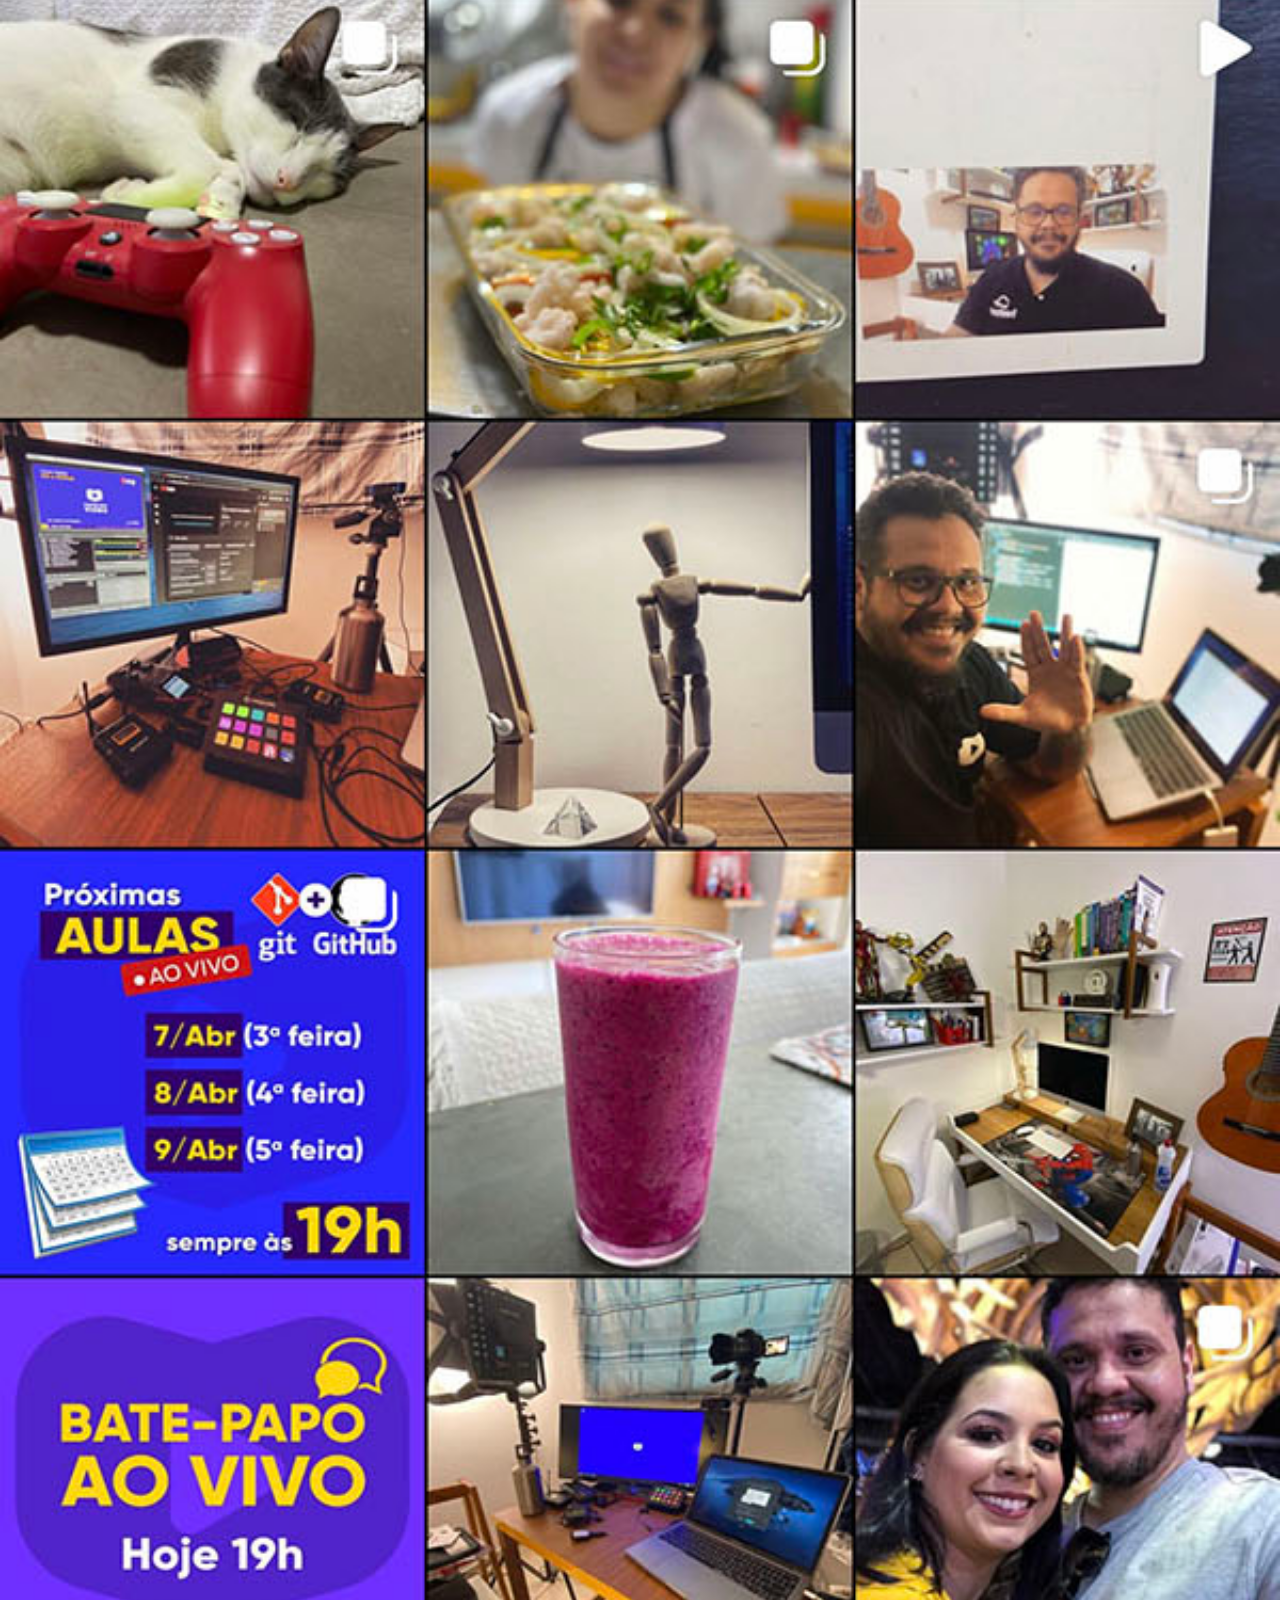
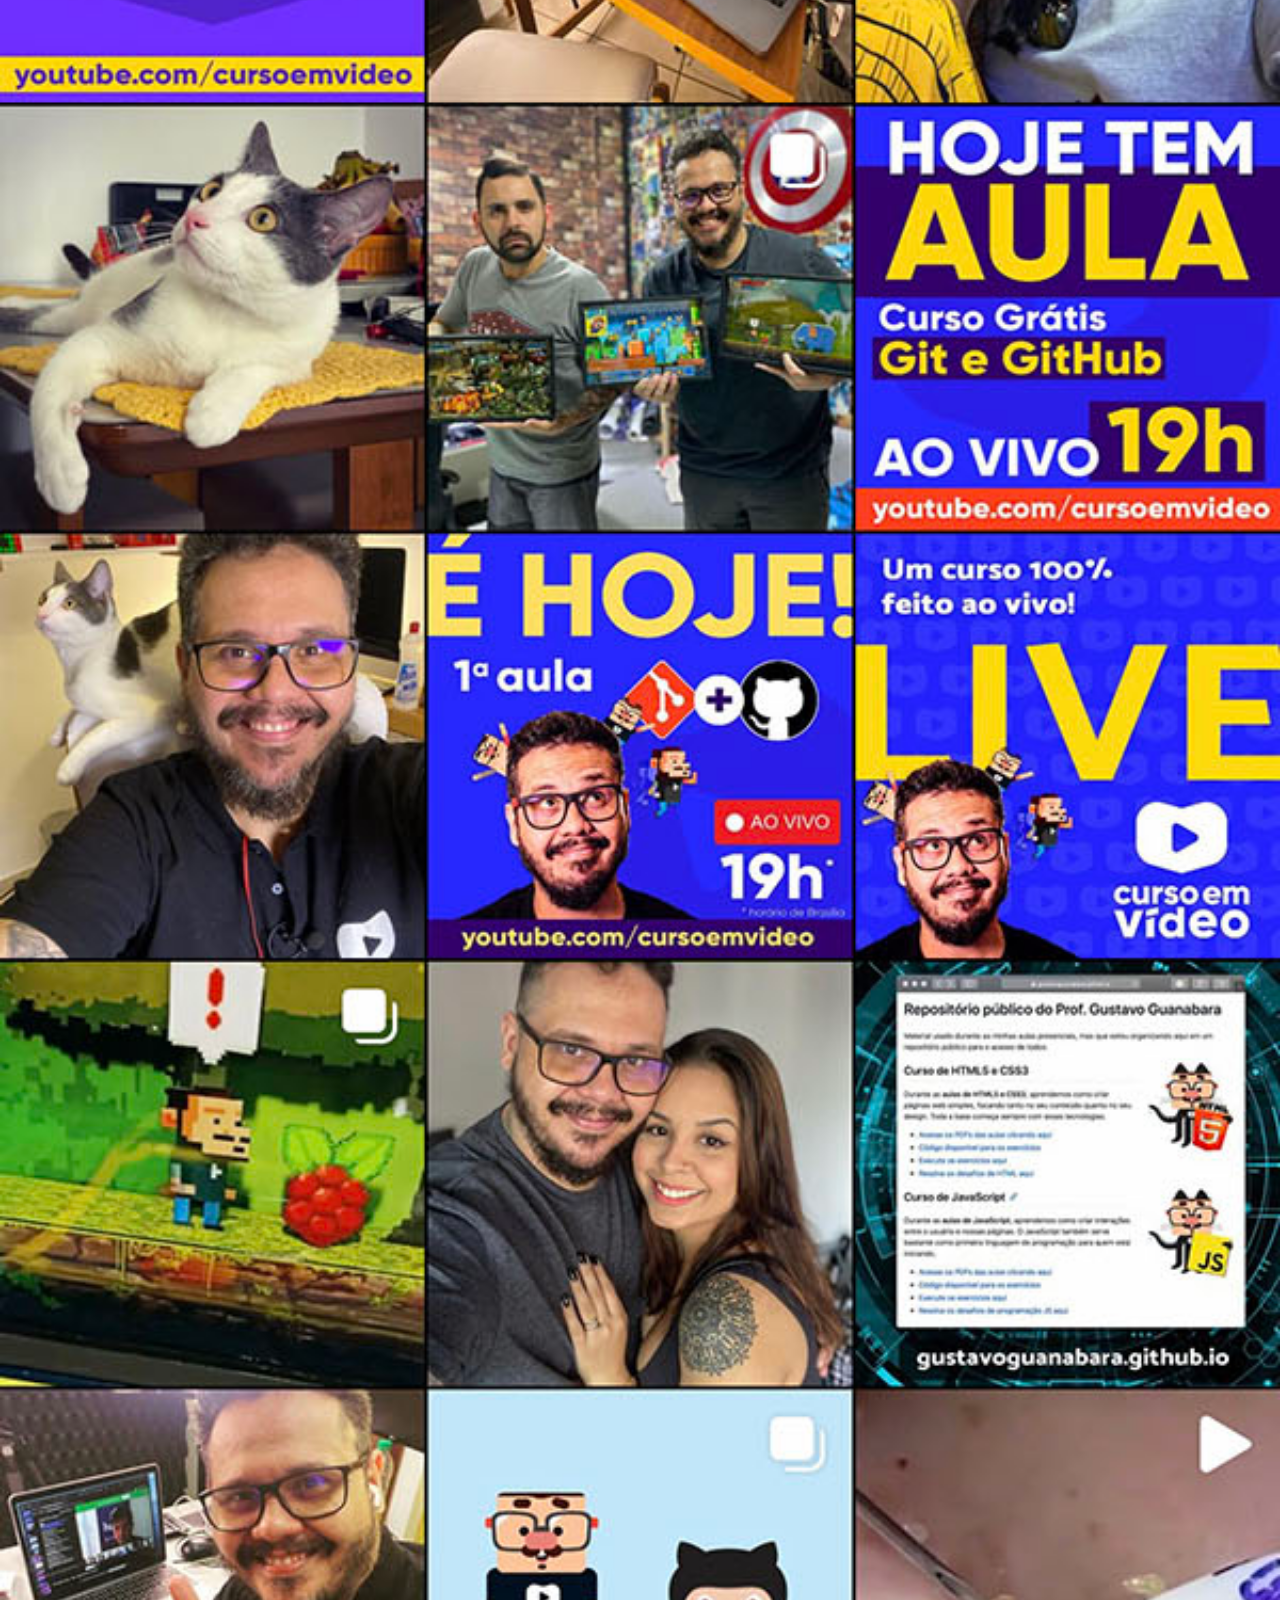
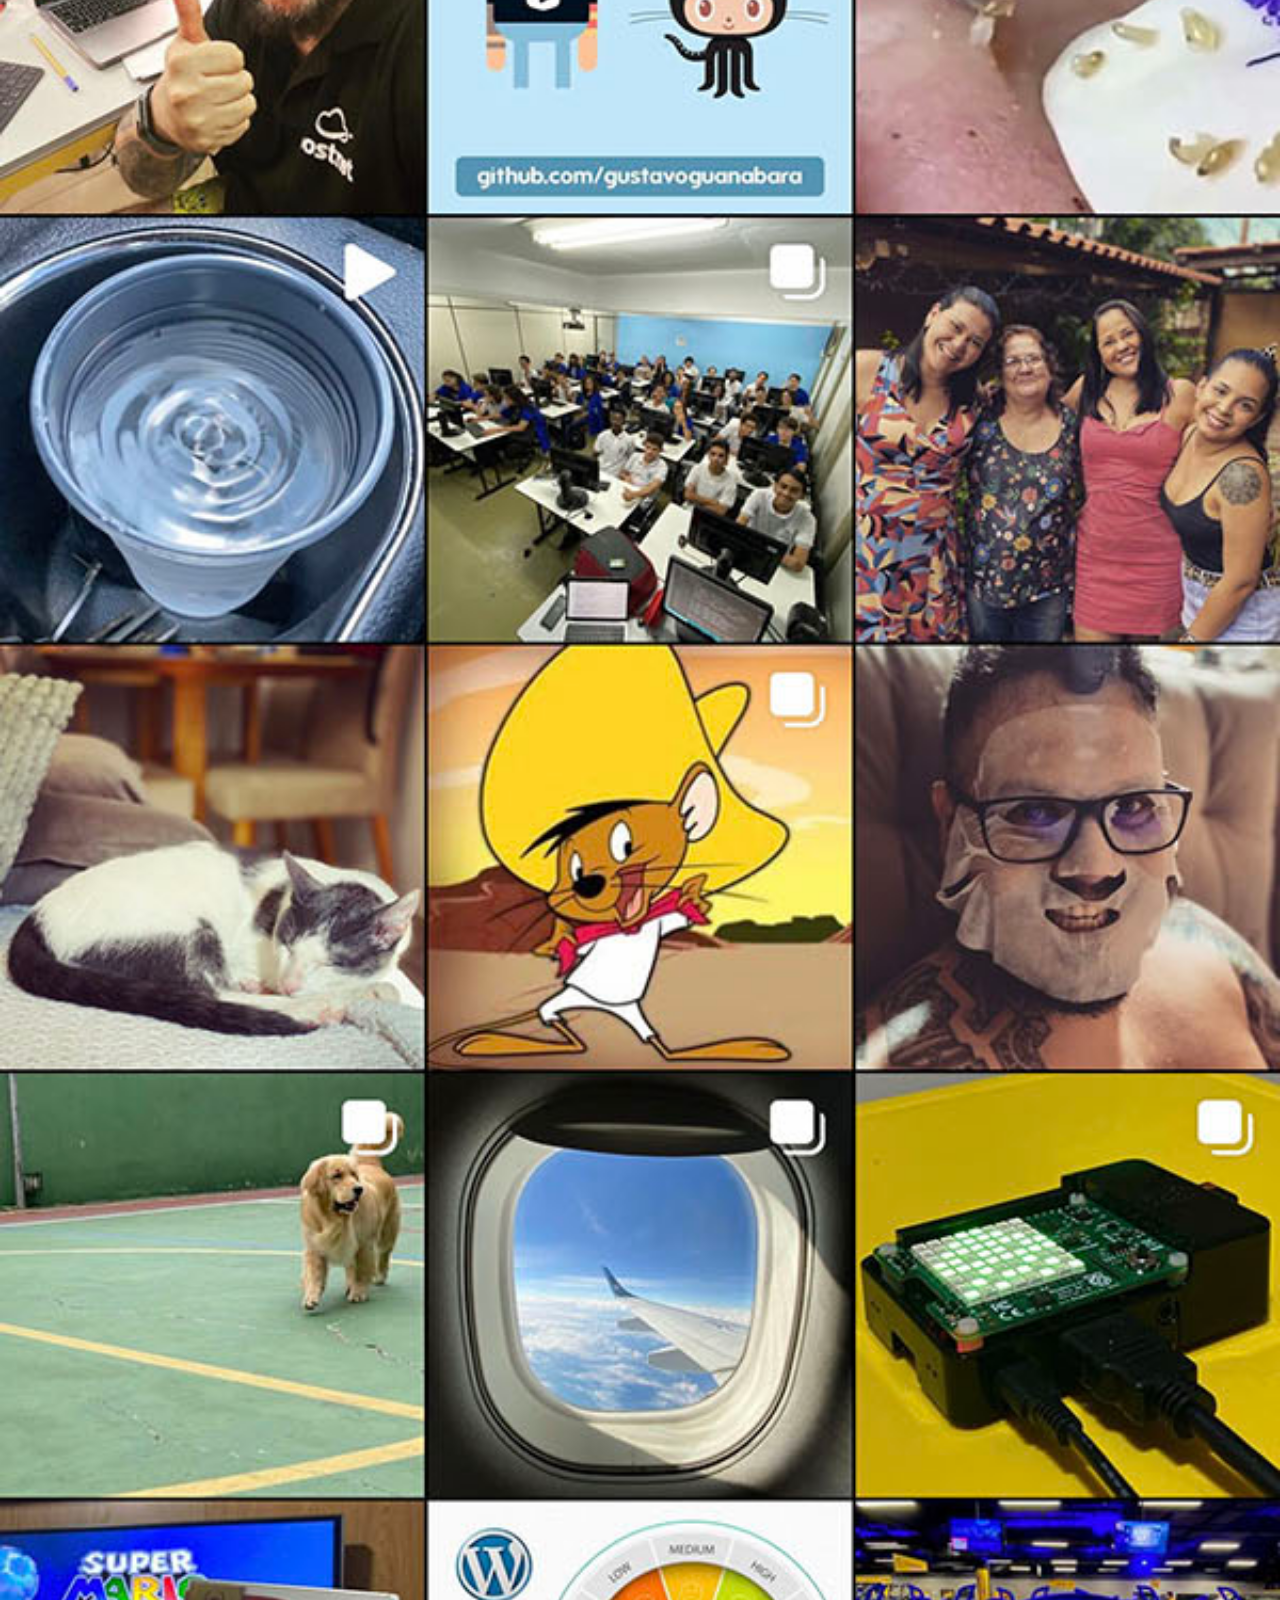
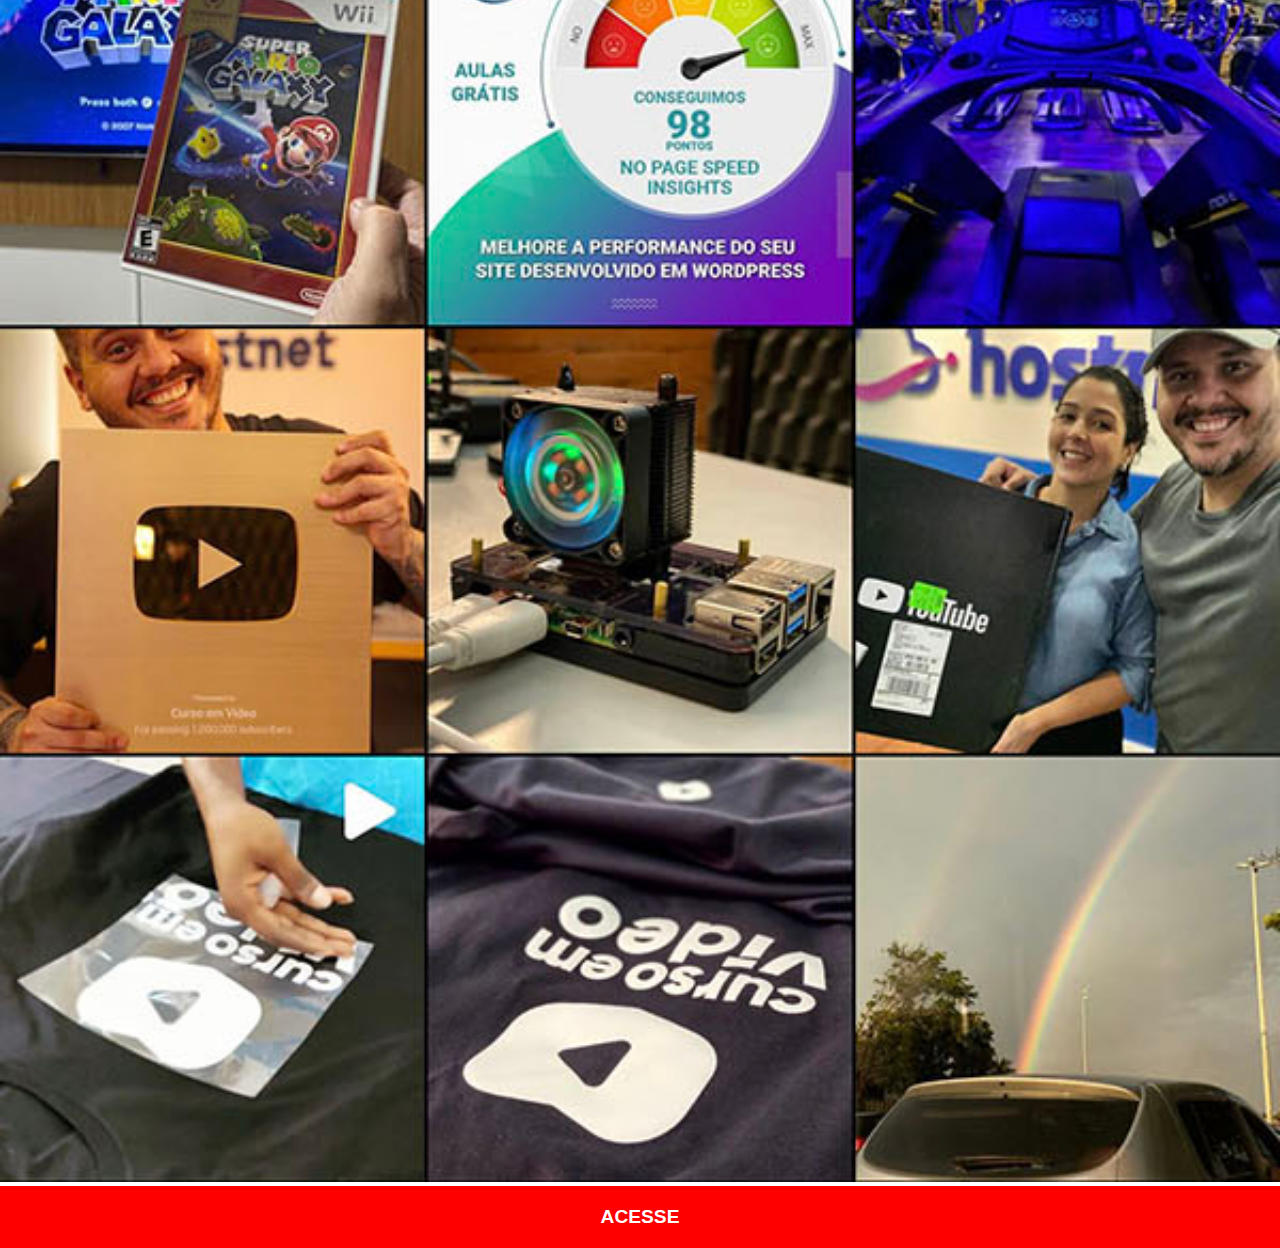
<file: paginas/instagram.html>
<!DOCTYPE html>
<html lang="pt-br">
<head>
    <meta charset="UTF-8">
    <meta name="viewport" content="width=device-width, initial-scale=1.0">
    <link rel="stylesheet" href="../estilo/social.css">
    <title>Instagram</title>
</head>
<body>
    <img src="../imagens/tela-instagram.jpg" alt="tela do Instagram">
    <a href="https://www.instagram.com/cursoemvideo" target="_blank">ACESSE</a>
</body>
</html>
</file>
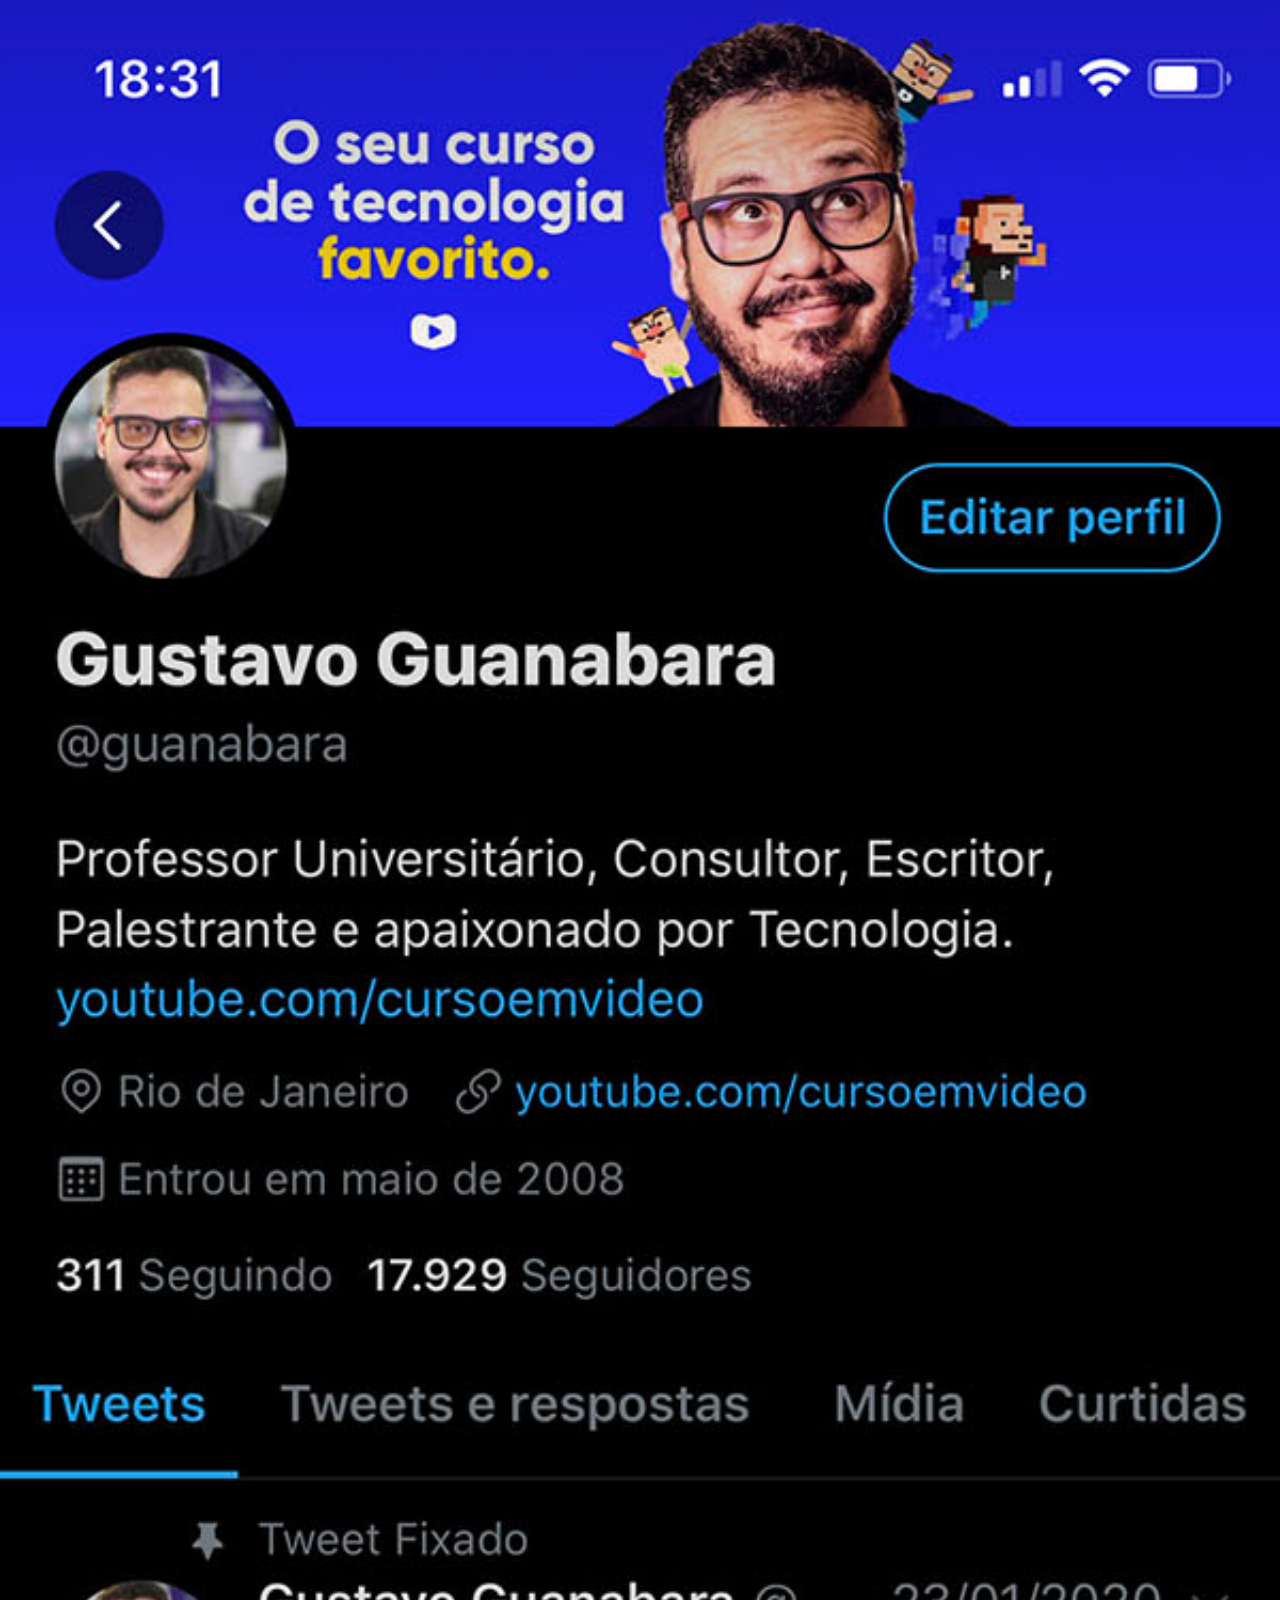
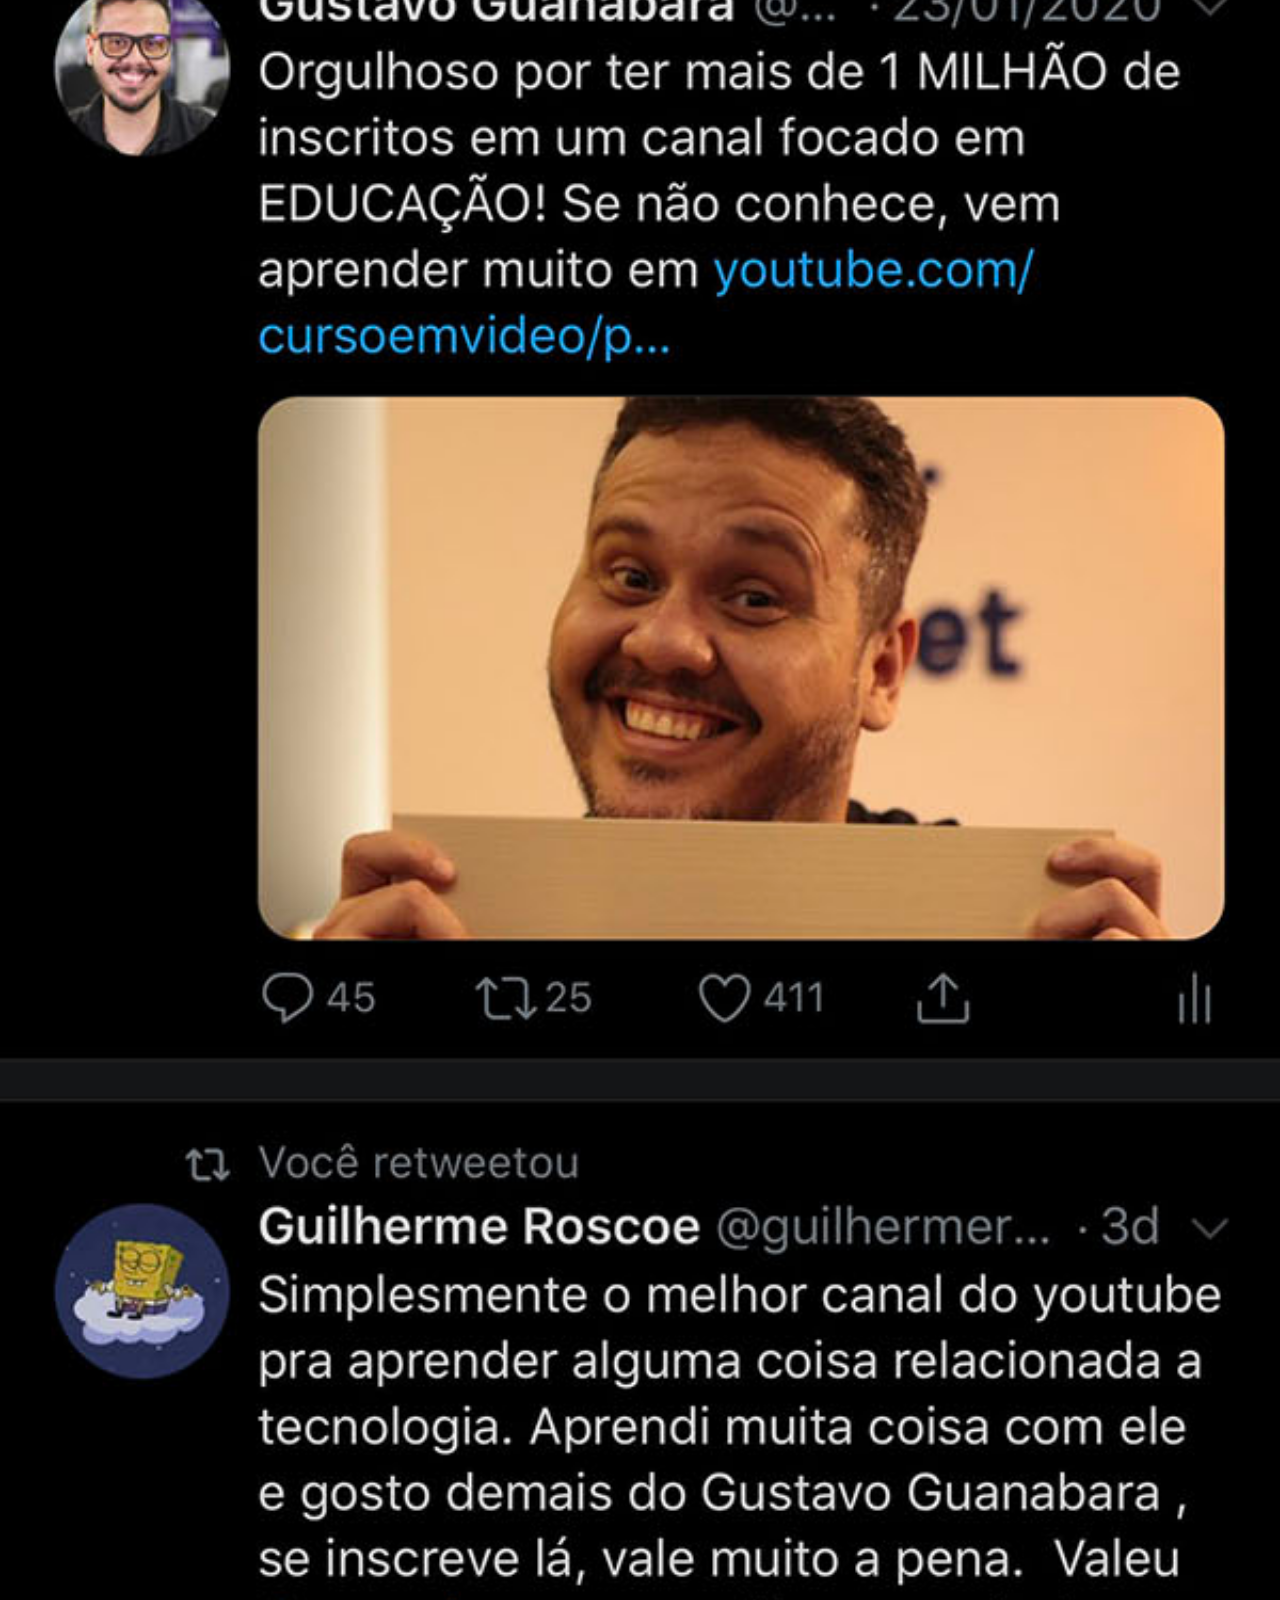
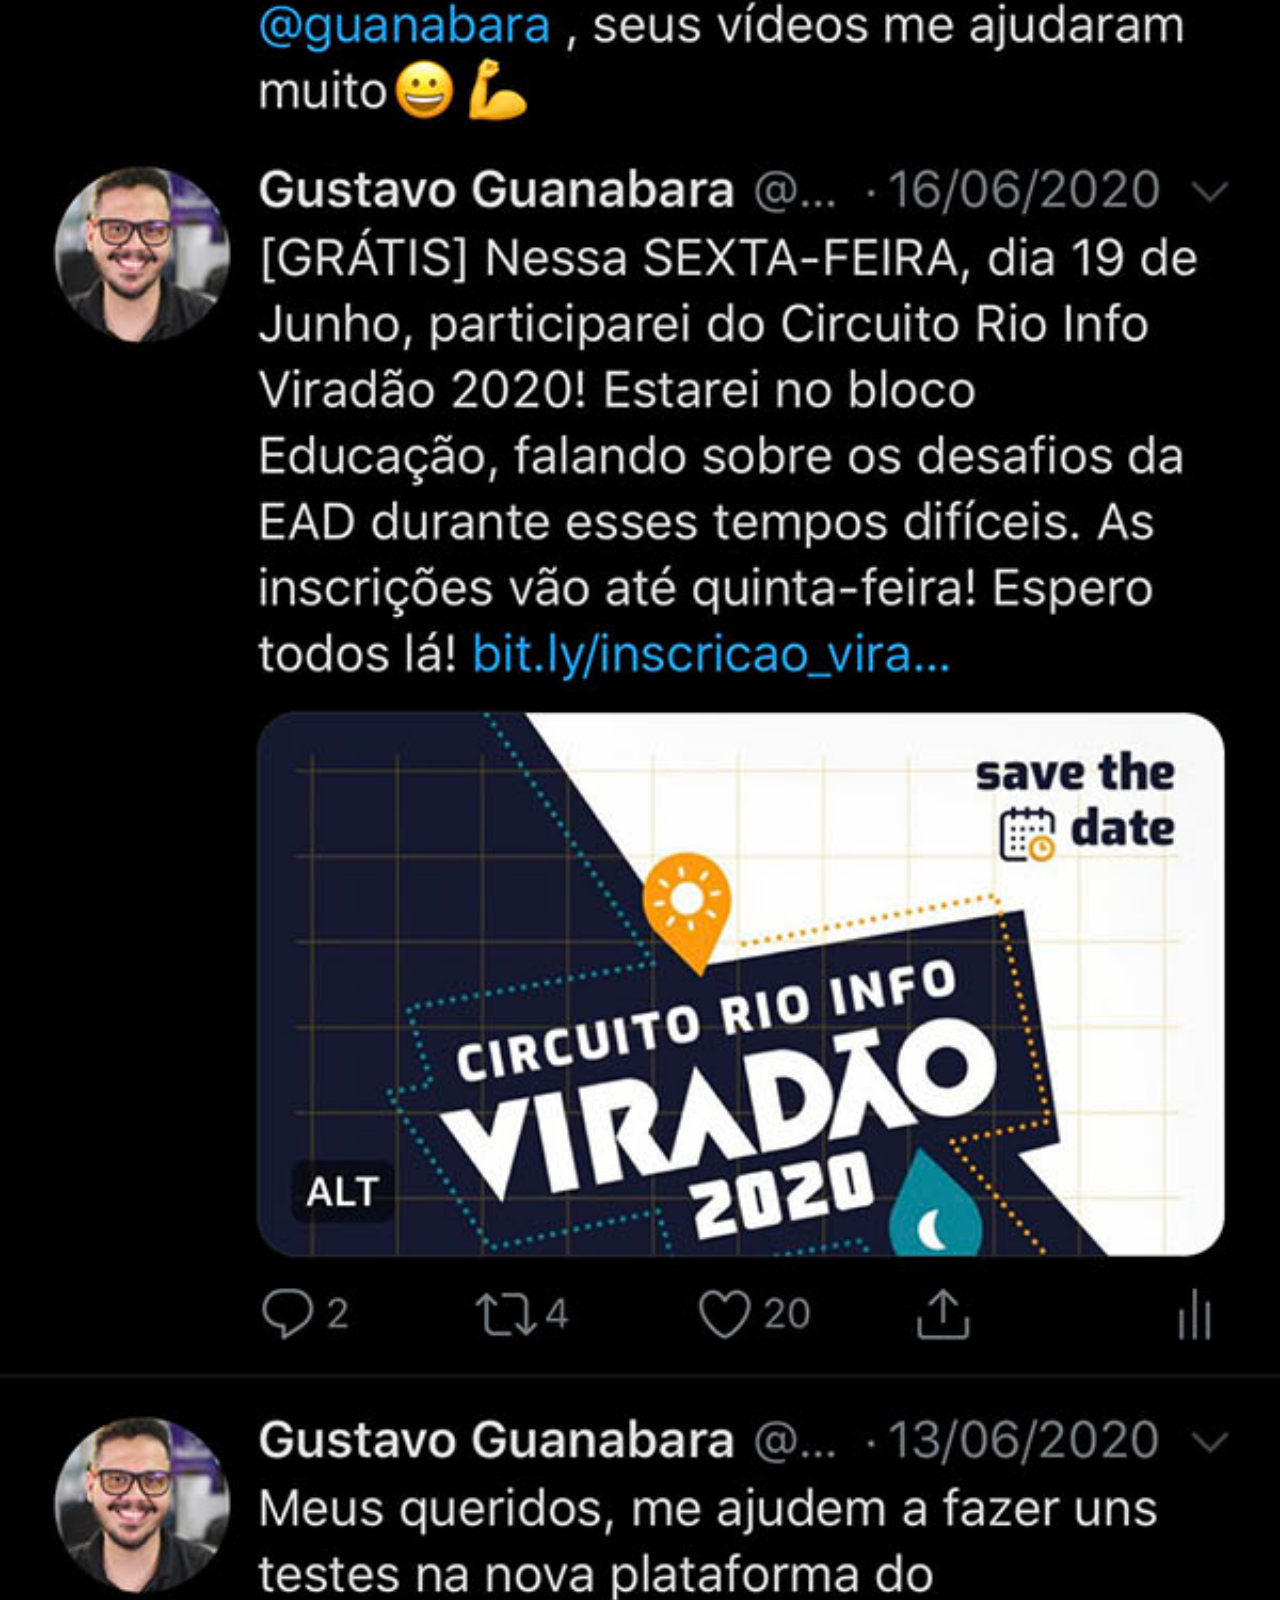
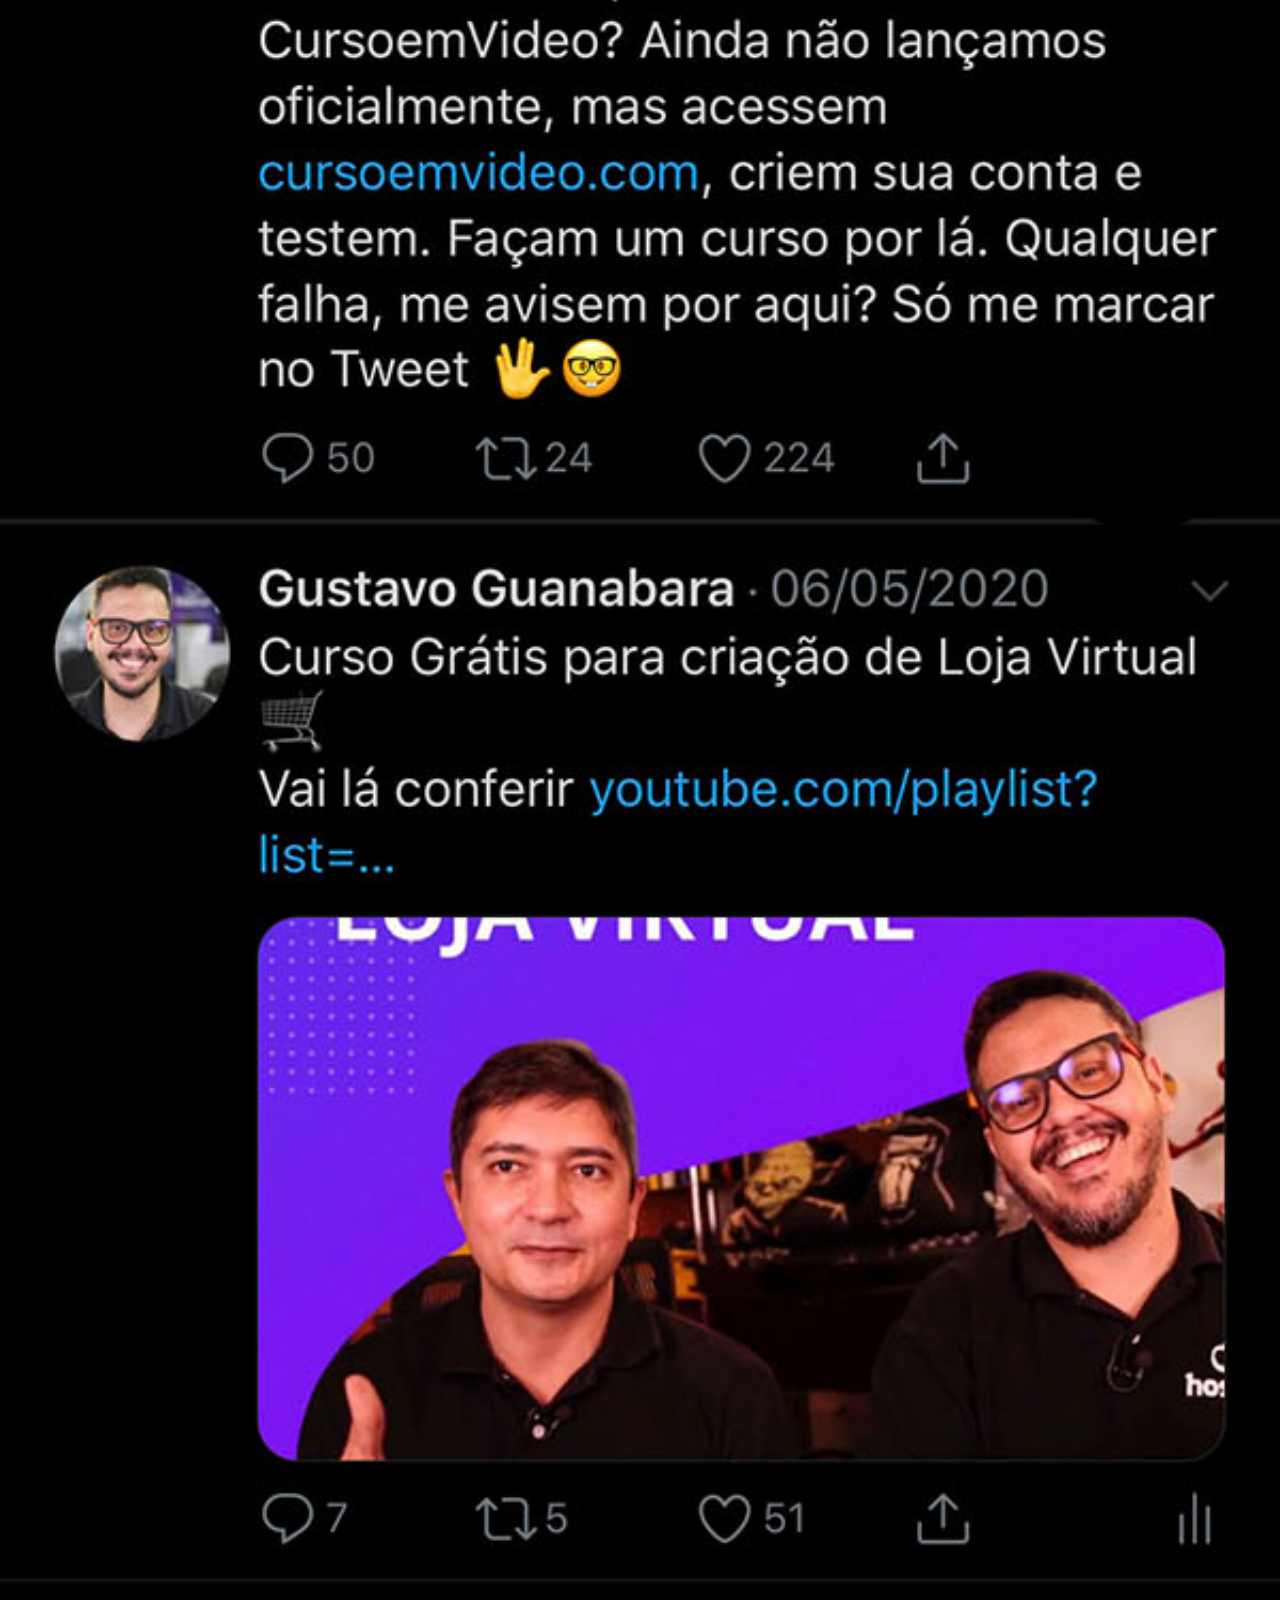
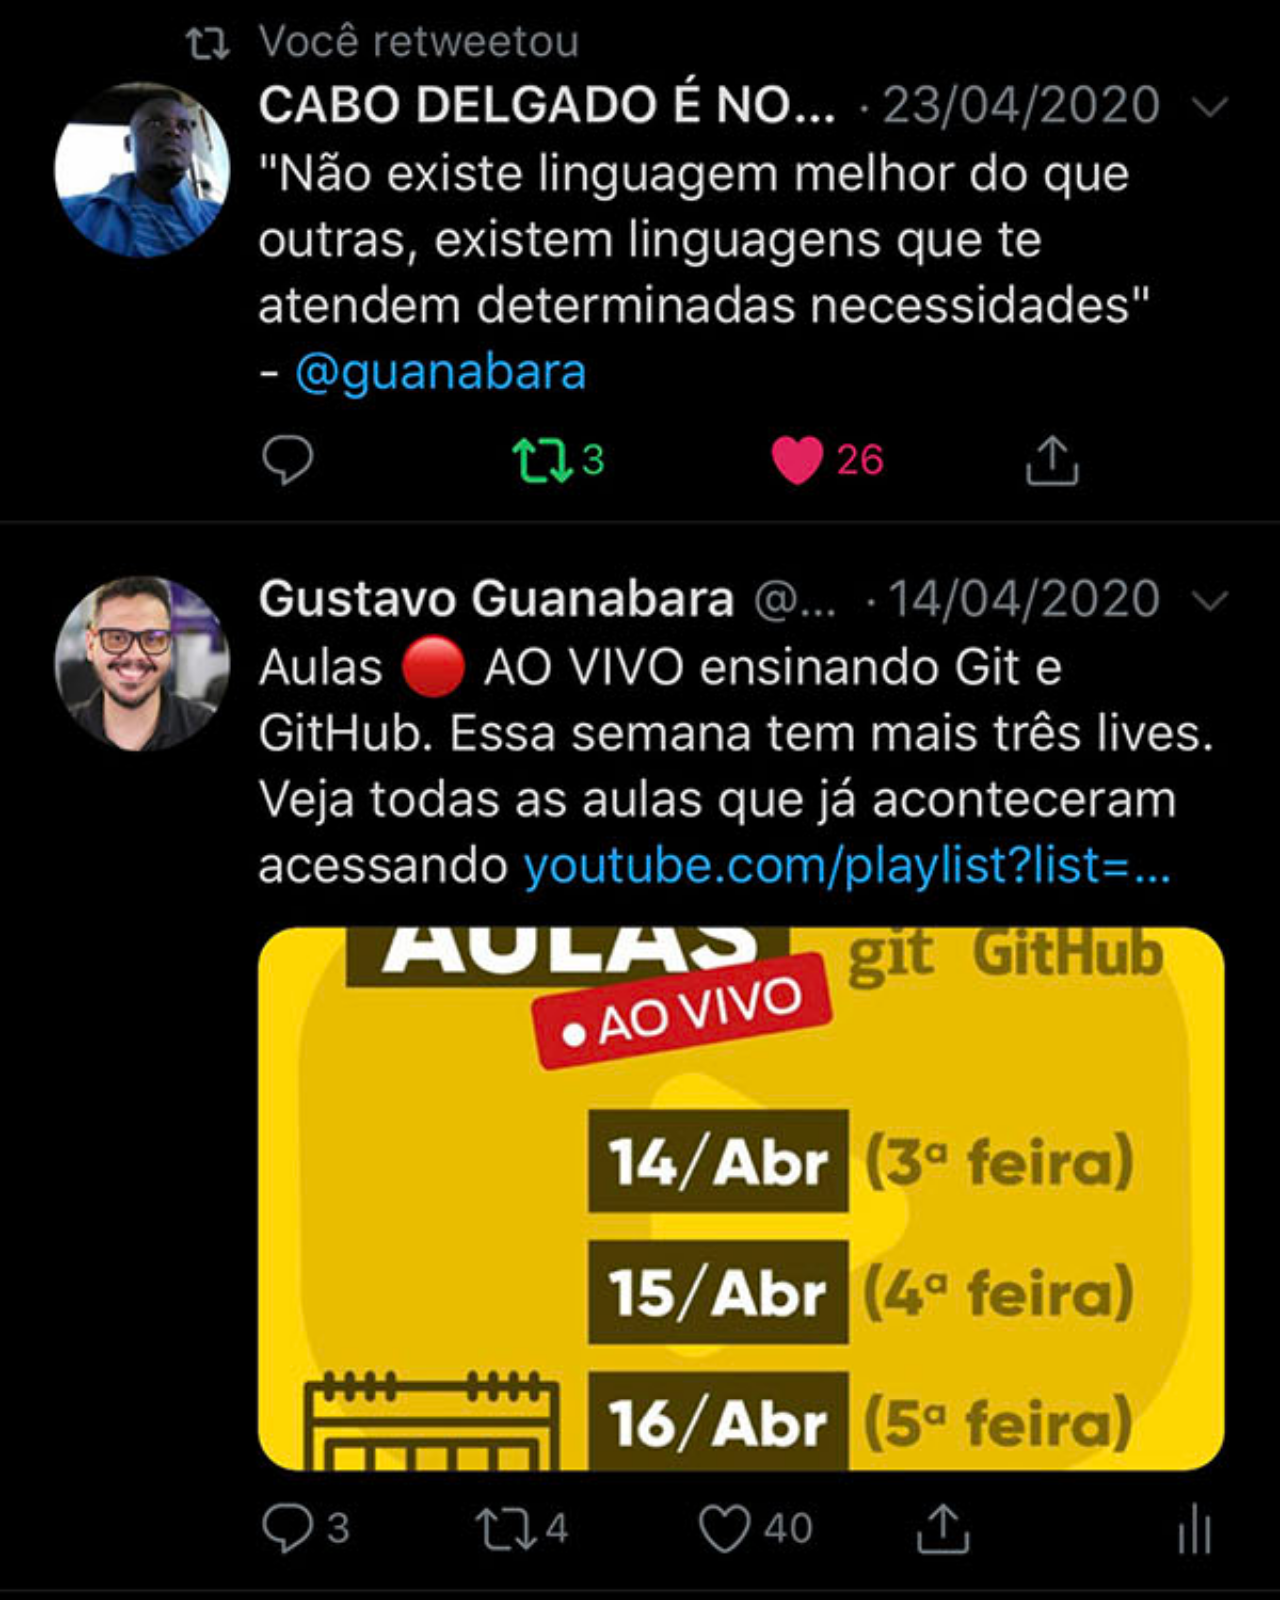
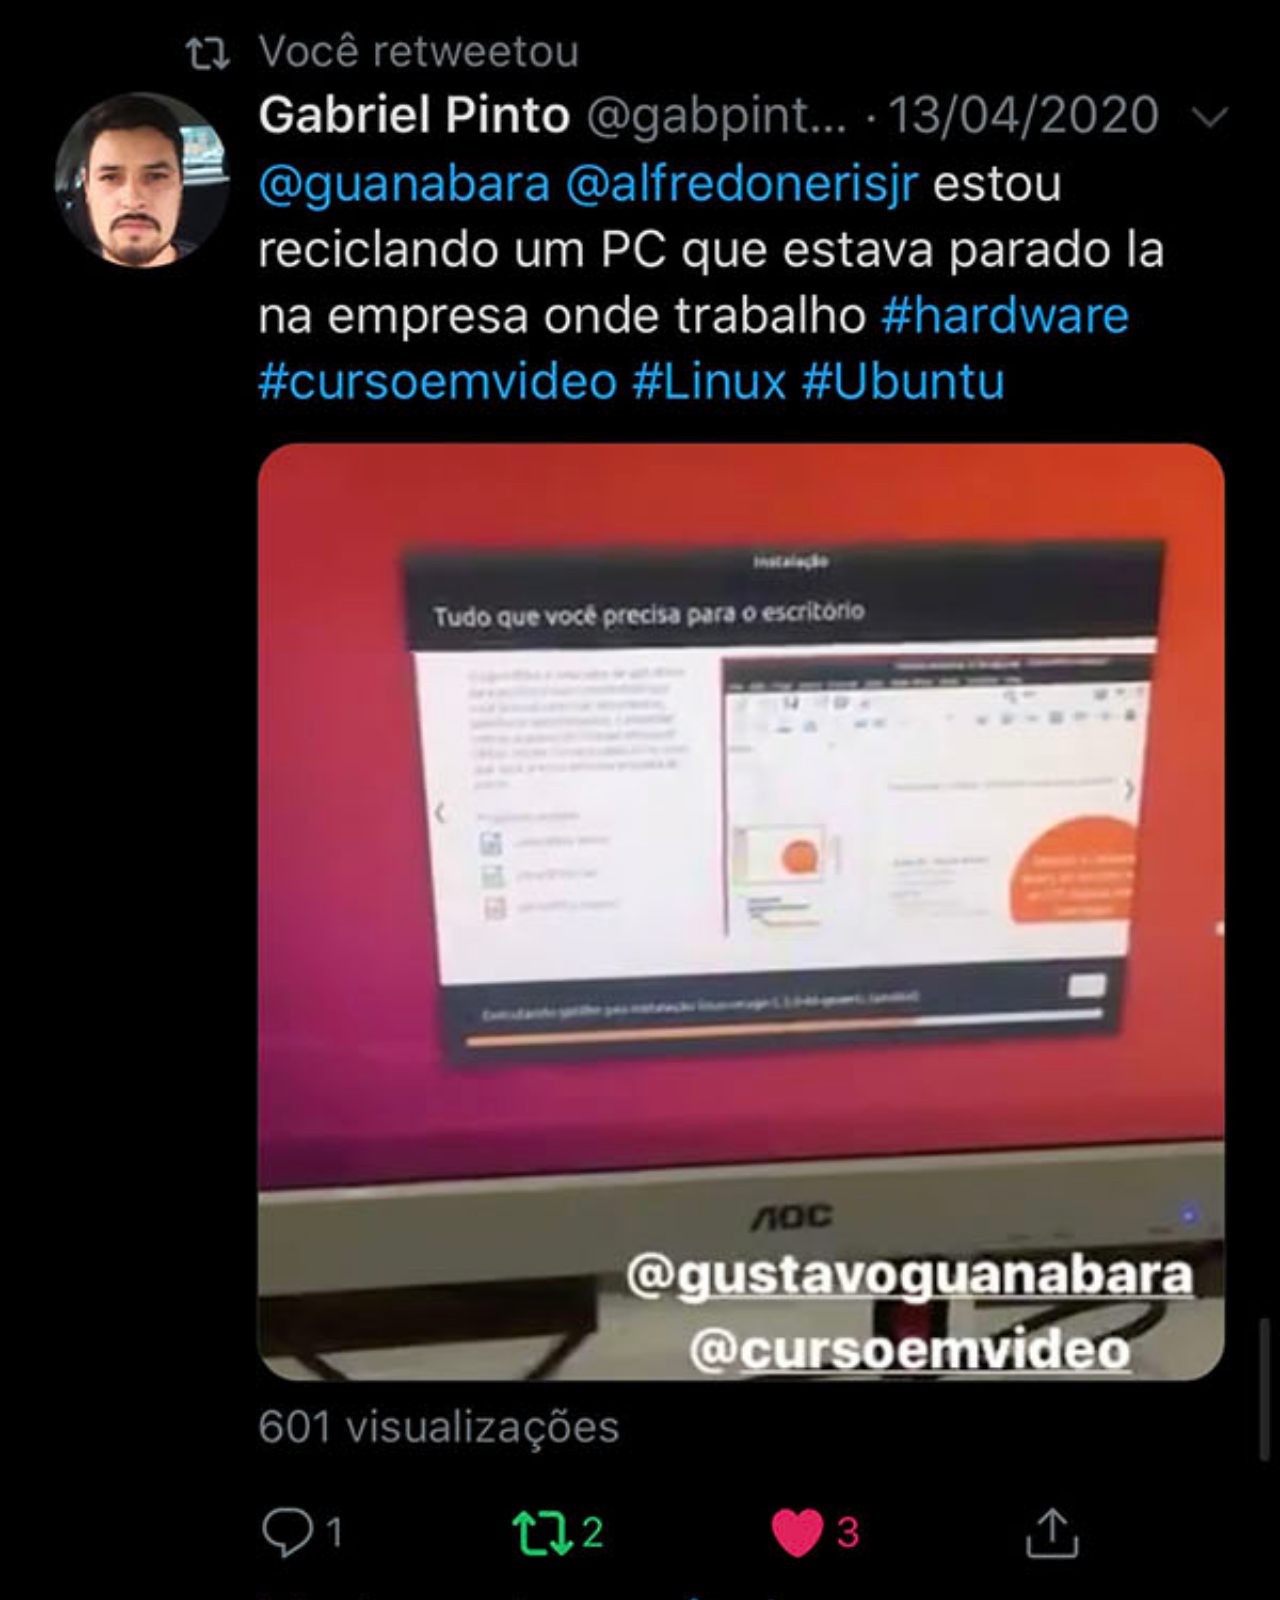
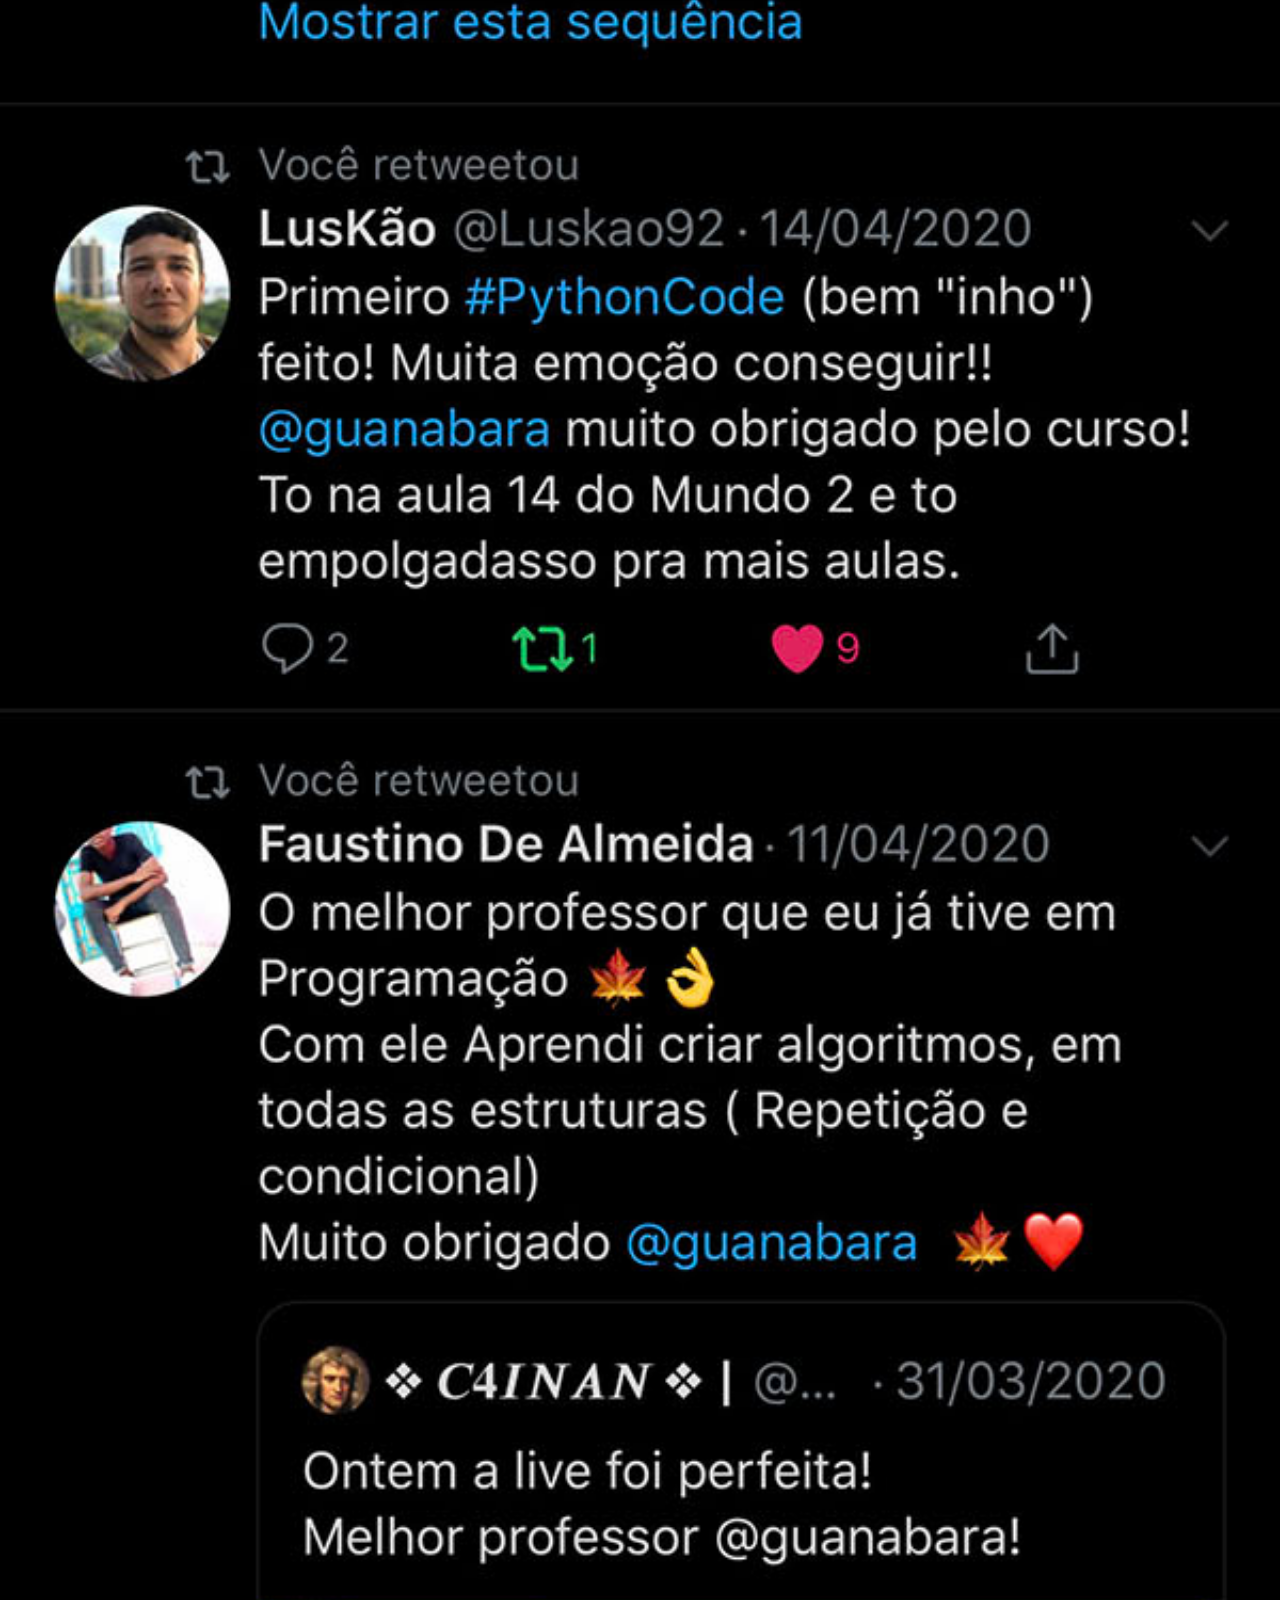
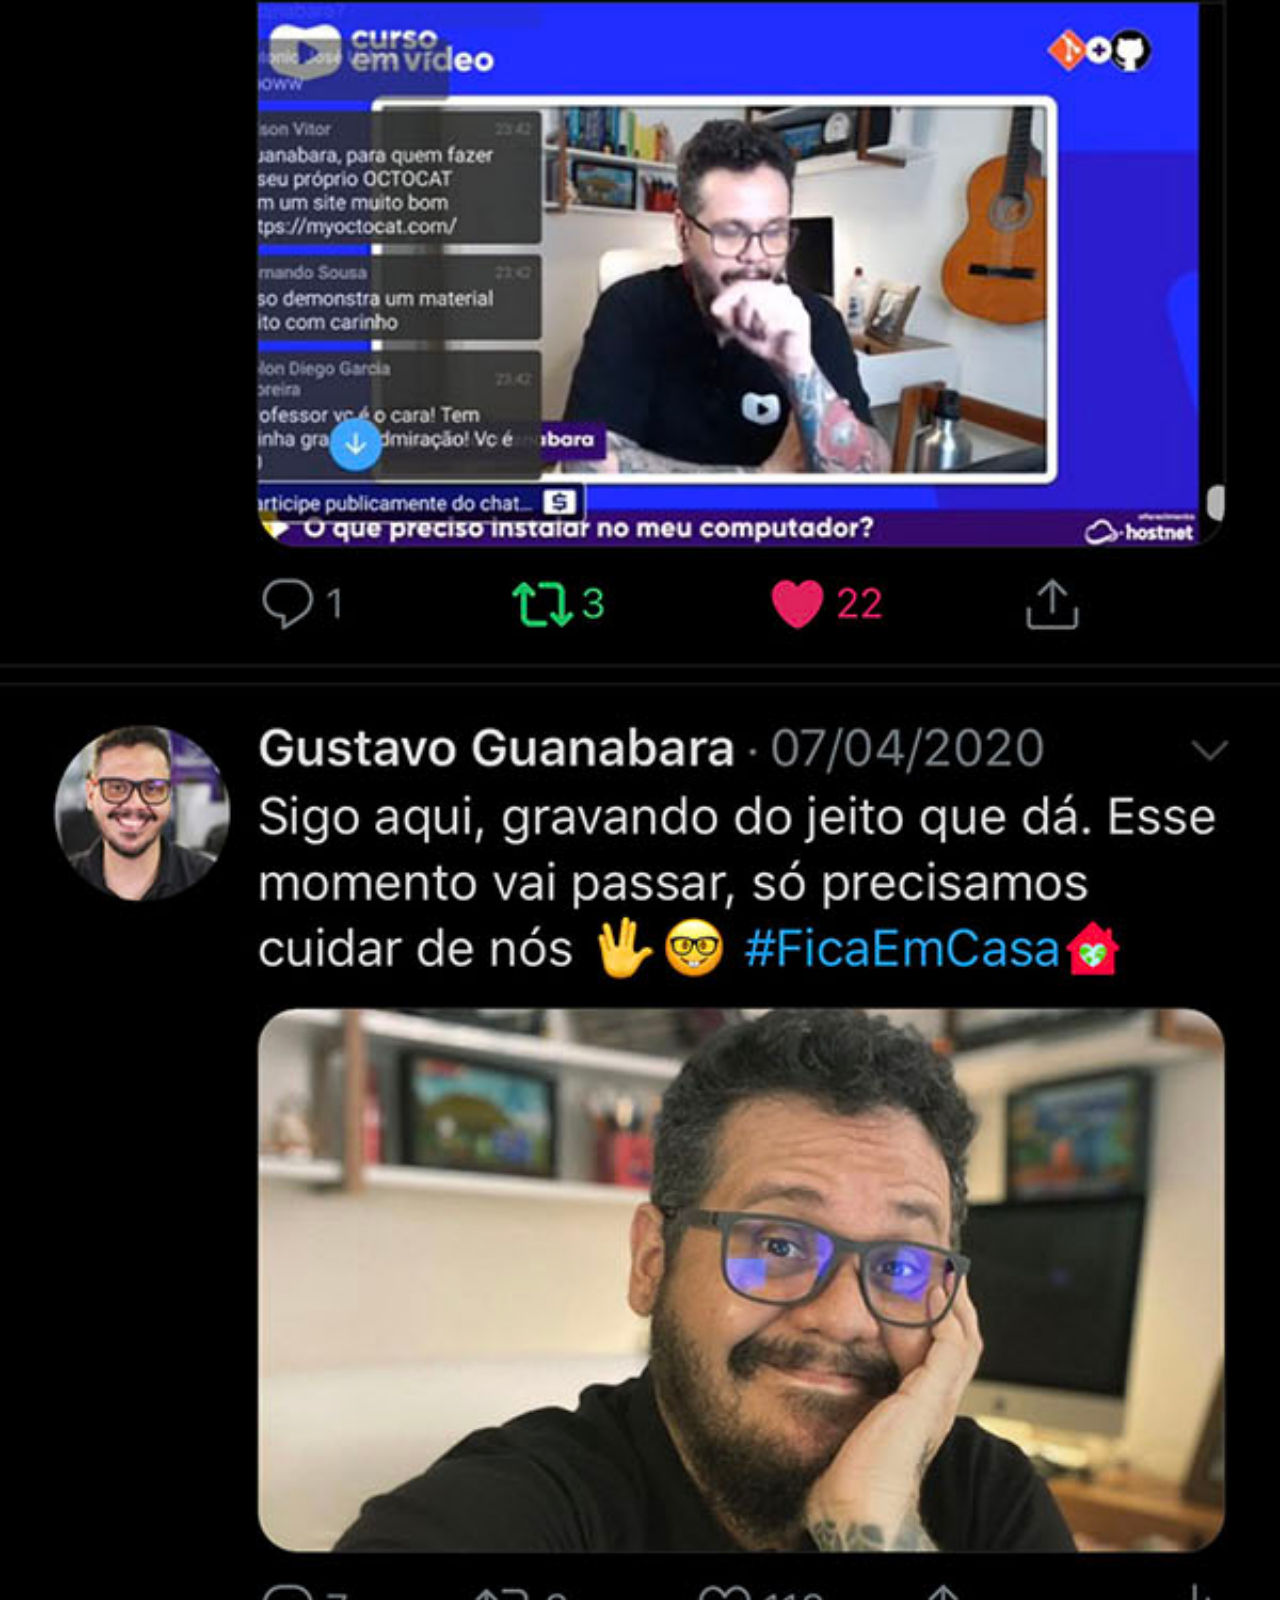
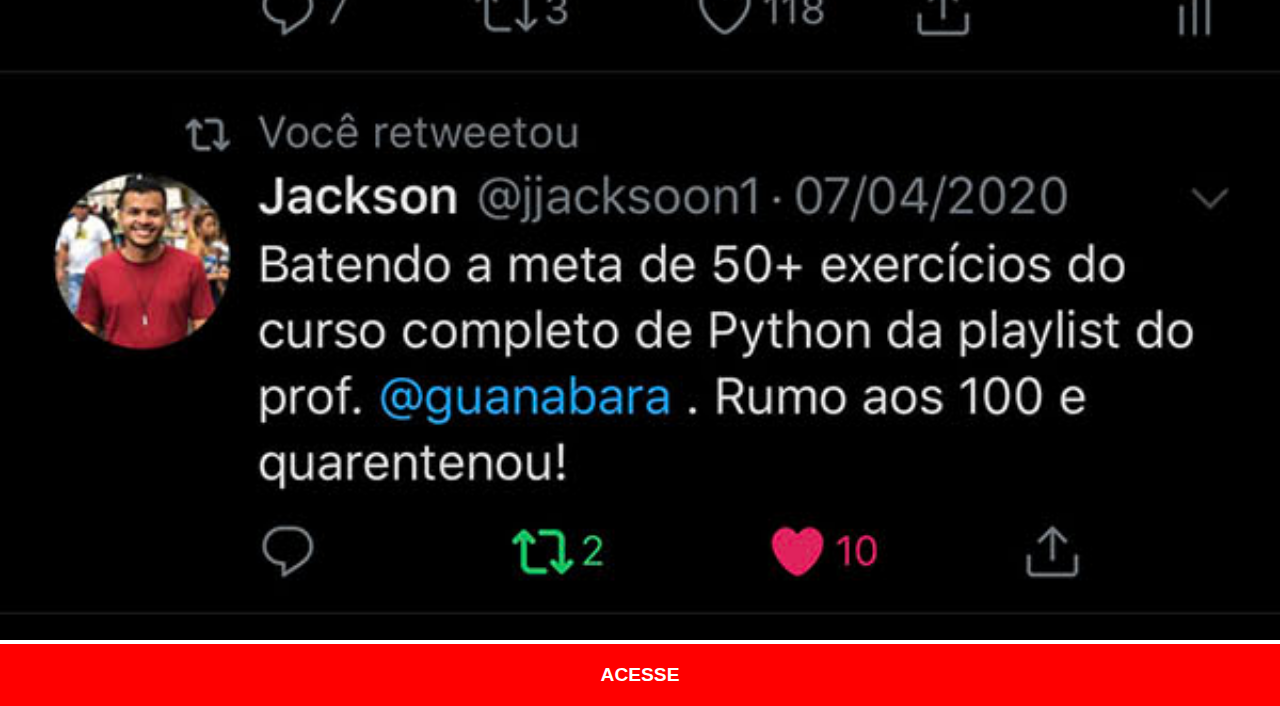
<file: paginas/twitter.html>
<!DOCTYPE html>
<html lang="pt-br">
<head>
    <meta charset="UTF-8">
    <meta name="viewport" content="width=device-width, initial-scale=1.0">
    <link rel="stylesheet" href="../estilo/social.css">
    <title>Twitter</title>
</head>
<body>
    <img src="../imagens/tela-twitter.jpg" alt="tela do Twitter">
    <a href="https://www.twitter.com/cursoemvideo" target="_blank">ACESSE</a>
</body>
</html>
</file>
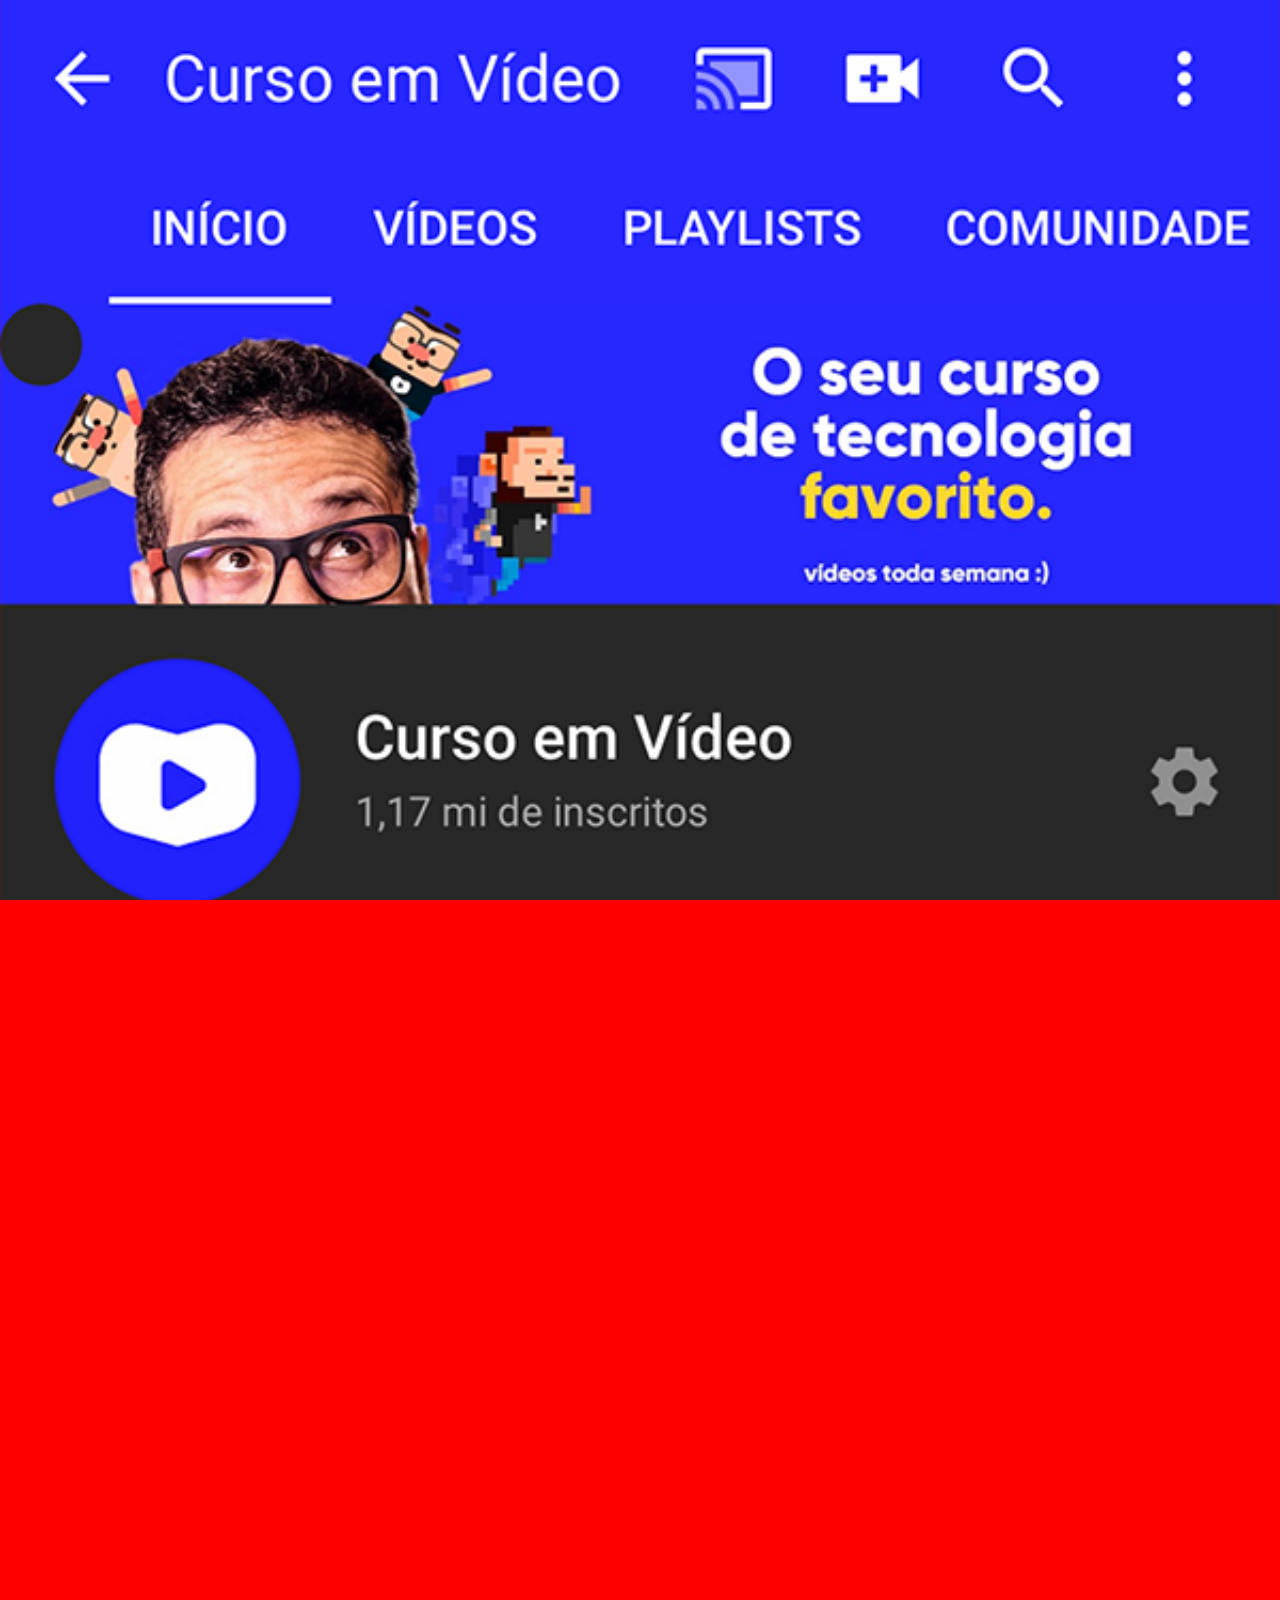
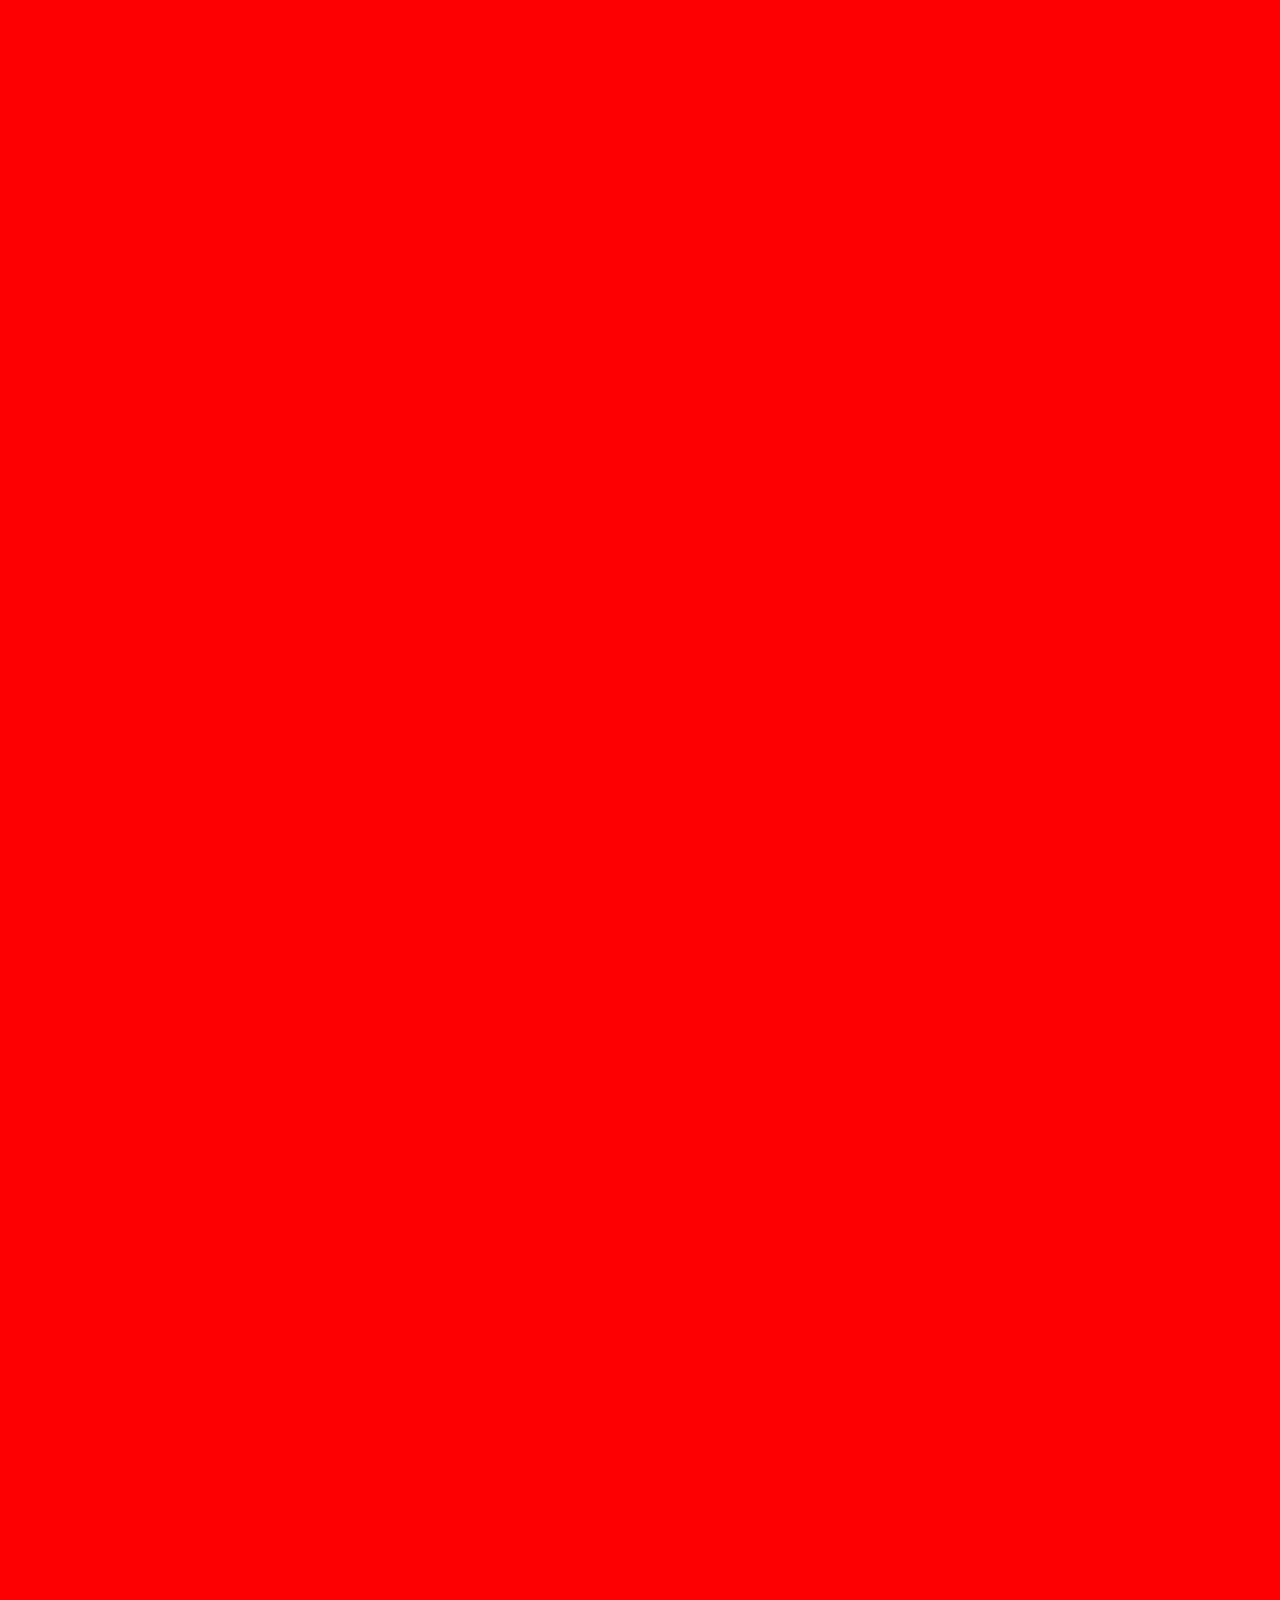
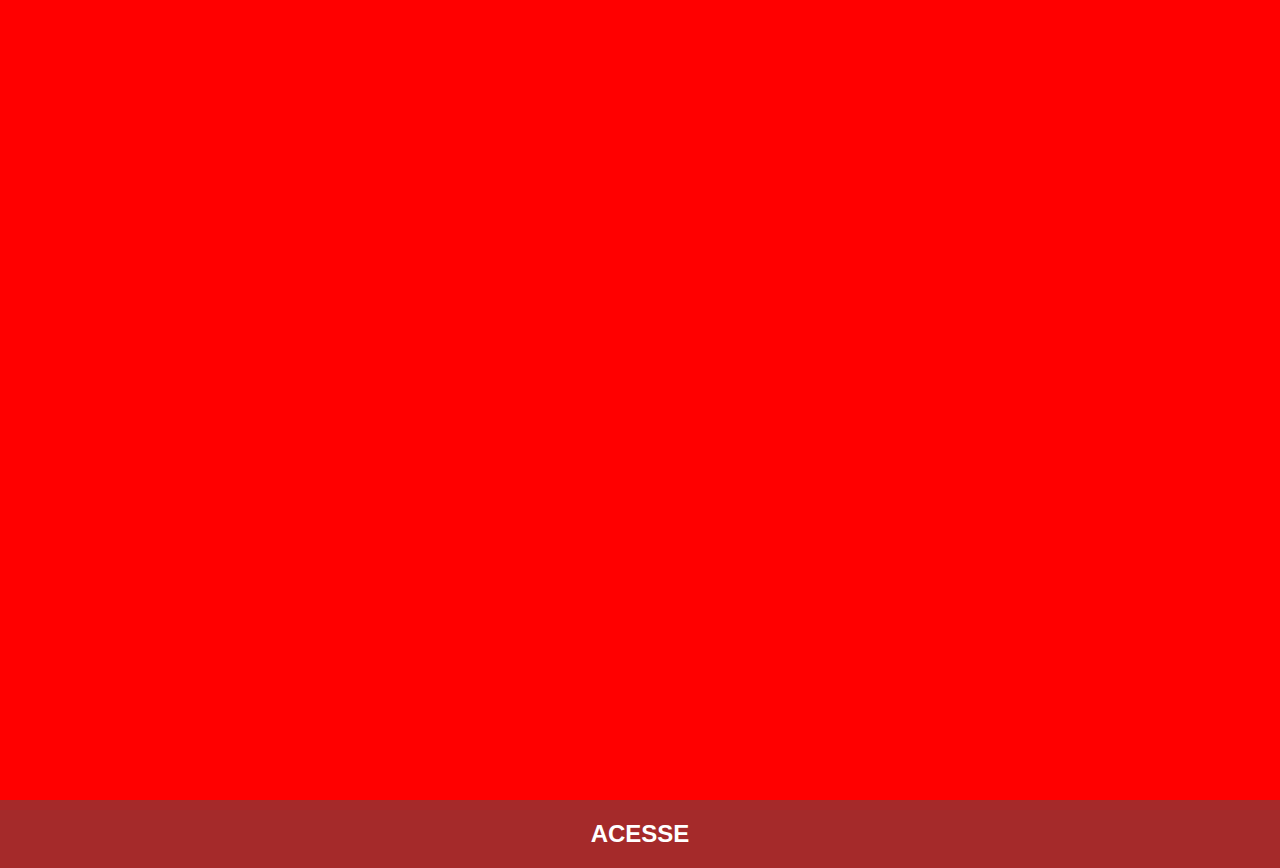
<file: paginas/youtube.html>
<!DOCTYPE html>
<html lang="pt-br">
<head>
    <meta charset="UTF-8">
    <meta name="viewport" content="width=device-width, initial-scale=1.0">
    <style>
        *{
            margin: 0px;
            padding: 0px;
        }
        .social_pagina{
            height: 4000px;
            background: rgb(255, 0, 0) url("../imagens/tela-youtube.png") top center repeat fixed;
            background-size: cover;
        }
        section.botao{
            text-align: center;
            background-color: brown;
            color: white;
            padding: 20px;
            font: bold 1.5em Arial;
        }
    </style>
    <title>Youtube</title>
</head>
<body>
    <section class="social_pagina">
    </section>
    <section class="botao">
        <p>ACESSE</p>
    </section>
</body>
</html>
</file>
<file: estilo/style.css>
@charset "UTF-8";

*{
    margin: 0px;
    padding: 0px;
    font-family: Arial, Helvetica, sans-serif;
}
html, body{
    height: 100vh;
    width: 100vw;
    
}
body{
    background: bisque url("../imagens/fundo-madeira.jpg") center no-repeat fixed;
    background-size: cover;
}
main{
    position: relative;
    height: 100vh;
}
section#telefone{
    position: absolute;
    left: 50%;
    top: 50%;
    transform: translate(-50% , -50%);

    height: 627px;
    width: 311px;
    background: url("../imagens/frame-iphone.png") center no-repeat fixed;
}
iframe#tela{
    position: absolute;
    top: 80px;
    left: 20px;
    width: 87%;
    height: 76%;
}
section#redes-sociais{
    position: absolute;
    top: 20px;
    left: 90%;
    width: 60px;
}
#redes-sociais > a > img{
    margin-top: 20px;
    width: 60px;
    border-radius: 50%;
    box-shadow: 2px 2px 5px rgba(0, 0, 0, 0.6);
    box-sizing: border-box;
}
#redes-sociais > a > img:hover{
    border: 2px solid rgba(255, 255, 255, 0.66);
    transform: translate( -5%, -5%);
    box-shadow: 5px 5px 5px rgba(0, 0, 0, 0.474);
    transition: transform .2s , border .5s;
}
</file>
<file: estilo/social.css>
@charset "UTF-8";


*{
    margin: 0px;
    padding: 0px;
}

::-webkit-scrollbar{
    width: 0px;
    height: 0px;  
}
img{
    width: 100%;
}
a{
    display: block;
    background-color: red;
    padding: 20px;
    font: bold 1.2em Arial, helvetica, sans-serif;
    color: white;
    text-align: center;
    text-decoration: none;
}
a:hover{
    background: darkred;
}
</file>
